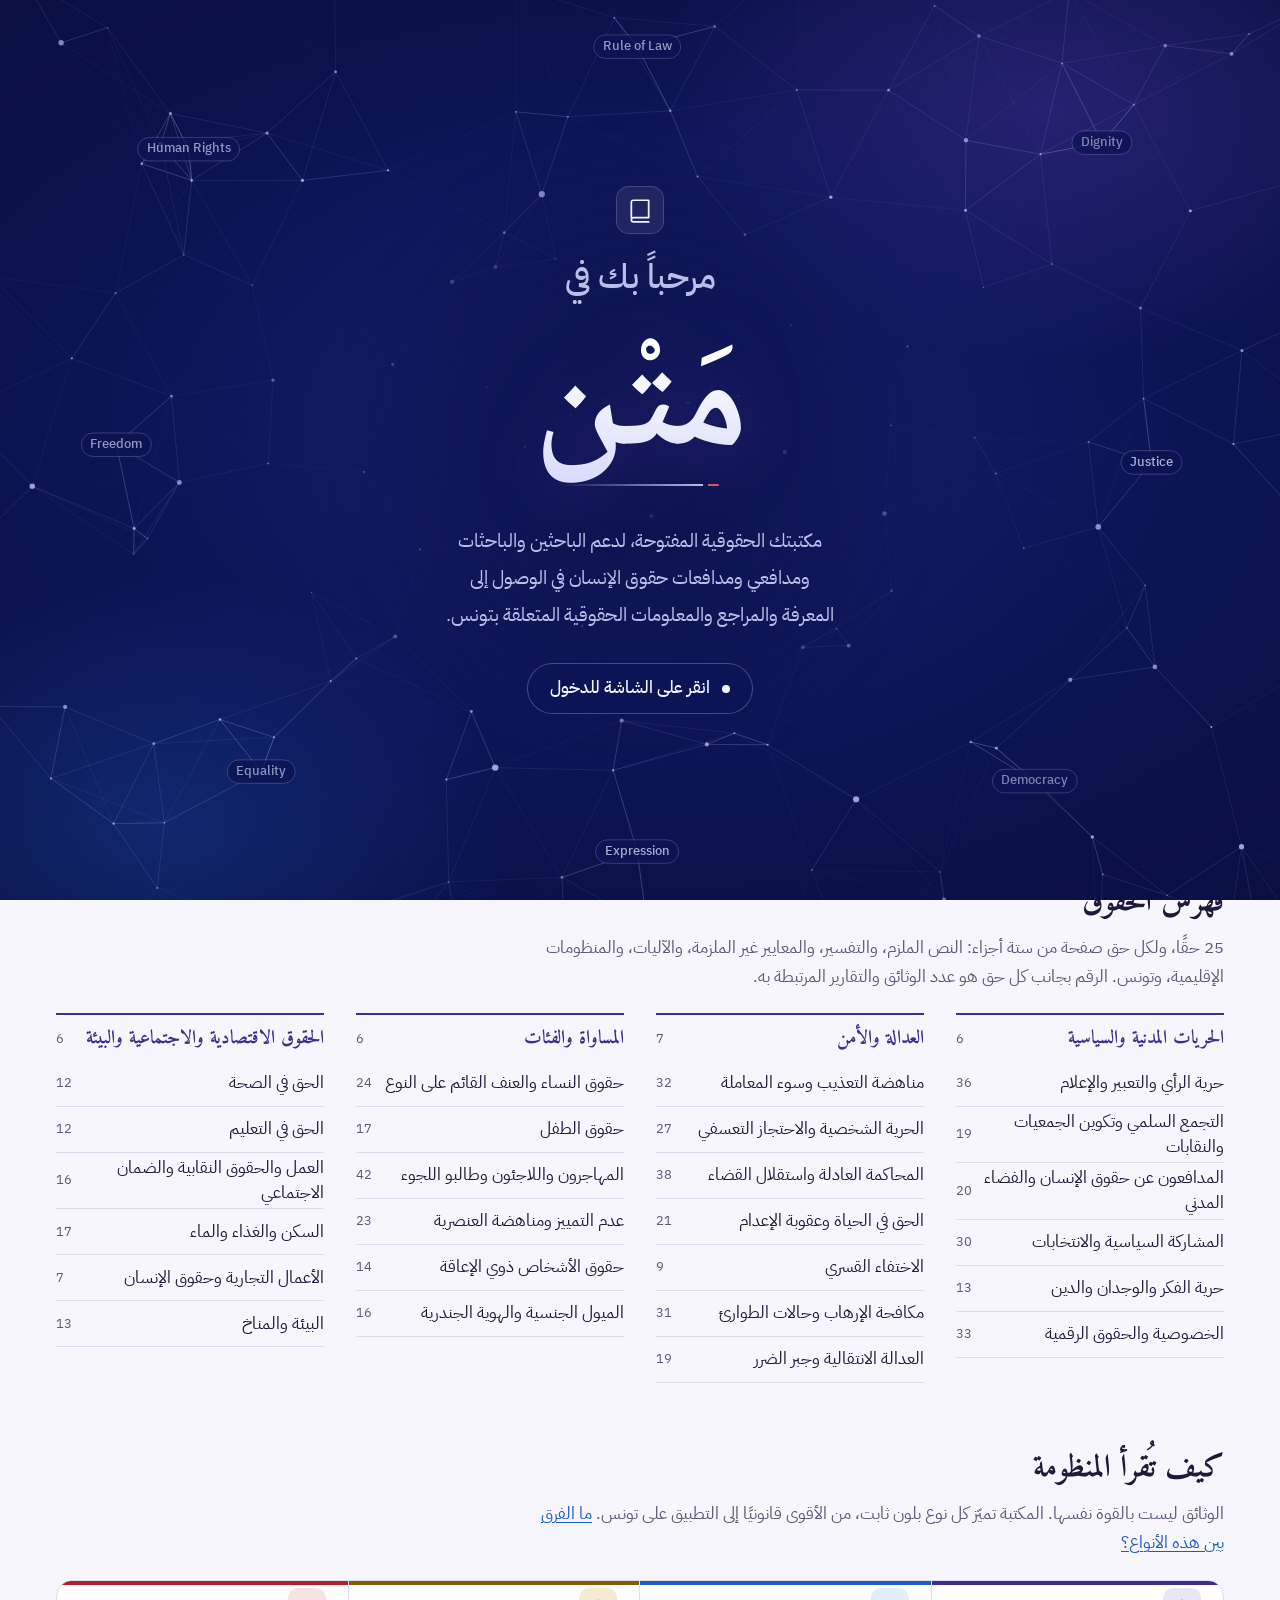
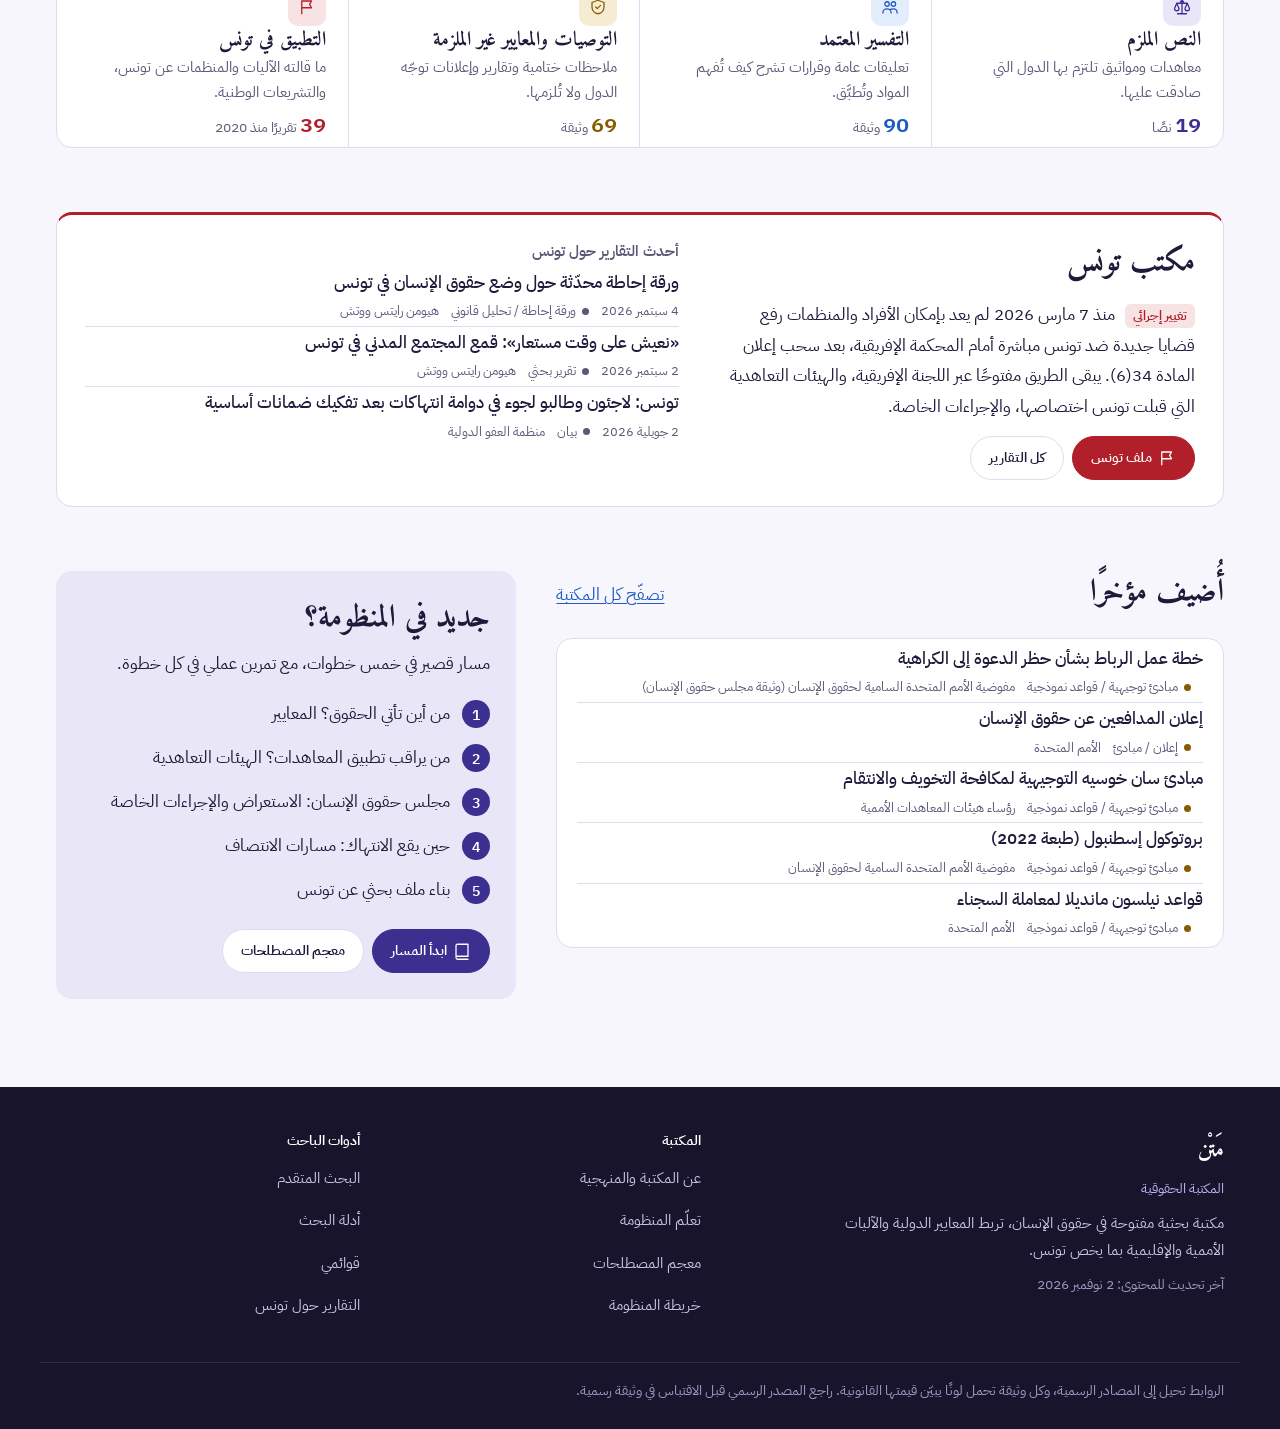
<file: index.html>
<!doctype html>
<html lang="ar" dir="rtl">
<head>
<meta charset="utf-8">
<meta name="viewport" content="width=device-width, initial-scale=1, viewport-fit=cover">
<title>مَتْن · المكتبة الحقوقية</title>
<meta name="description" content="مكتبة مفتوحة بالعربية في حقوق الإنسان: المعاهدات وتفسيرها، والآليات الأممية والإقليمية، و25 حقًا مفهرسًا، وملف تونس وتقارير حقوقية متحقق منها منذ 2020.">
<link rel="canonical" href="https://jaghaylen-byte.github.io/youngbibliolab-/">
<meta name="robots" content="index, follow">
<meta name="theme-color" content="#101c6f">
<meta property="og:type" content="website">
<meta property="og:locale" content="ar_TN">
<meta property="og:site_name" content="مَتْن · المكتبة الحقوقية">
<meta property="og:title" content="مَتْن · من المعايير الدولية إلى واقع حقوق الإنسان في تونس">
<meta property="og:description" content="مكتبة مفتوحة بالعربية في حقوق الإنسان: المعاهدات وتفسيرها، والآليات الأممية والإقليمية، و25 حقًا مفهرسًا، وملف تونس وتقارير حقوقية متحقق منها منذ 2020.">
<meta property="og:url" content="https://jaghaylen-byte.github.io/youngbibliolab-/">
<meta property="og:image" content="https://jaghaylen-byte.github.io/youngbibliolab-/assets/img/og-card.jpg?v=202611051621">
<meta property="og:image:width" content="1200">
<meta property="og:image:height" content="630">
<meta property="og:image:alt" content="مَتْن، المكتبة الحقوقية: من المعايير الدولية إلى واقع حقوق الإنسان في تونس">
<meta name="twitter:card" content="summary_large_image">
<link rel="icon" href="assets/img/icon.svg" type="image/svg+xml">
<link rel="icon" href="assets/img/icon-192.png" type="image/png" sizes="192x192">
<link rel="apple-touch-icon" href="assets/img/icon-180.png">
<link rel="manifest" href="manifest.webmanifest">
<script type="application/ld+json">{"@context": "https://schema.org", "@type": "WebSite", "name": "مَتْن · المكتبة الحقوقية", "alternateName": ["Matn", "Matn · Human Rights Library"], "slogan": "من المعايير الدولية إلى واقع حقوق الإنسان في تونس", "url": "https://jaghaylen-byte.github.io/youngbibliolab-/", "inLanguage": "ar", "description": "مكتبة مفتوحة بالعربية في حقوق الإنسان: المعاهدات وتفسيرها، والآليات الأممية والإقليمية، و25 حقًا مفهرسًا، وملف تونس وتقارير حقوقية متحقق منها منذ 2020.", "about": [{"@type": "Thing", "name": "حقوق الإنسان"}, {"@type": "Place", "name": "تونس"}], "audience": {"@type": "Audience", "audienceType": "باحثون وباحثات وناشطون في حقوق الإنسان"}}</script>
<link rel="preconnect" href="https://fonts.googleapis.com">
<link rel="preconnect" href="https://fonts.gstatic.com" crossorigin>
<link rel="stylesheet" href="https://fonts.googleapis.com/css2?family=Amiri:wght@400;700&family=IBM+Plex+Mono:wght@400;500&family=IBM+Plex+Sans+Arabic:wght@400;500;600&family=Noto+Naskh+Arabic:wght@700&display=swap">
<script>document.documentElement.classList.add("intro-on")</script>
<link rel="stylesheet" href="assets/css/style.css?v=202611051621">
<link rel="stylesheet" href="assets/css/intro.css?v=202611051621">
</head>
<body>
<div id="intro" class="intro" role="button" tabindex="0" aria-label="مرحباً بك في مَتْن. انقر على الشاشة للدخول إلى المكتبة">
  <canvas aria-hidden="true"></canvas>
  <div class="intro-text">
    <span class="intro-mark" aria-hidden="true"><svg viewBox="0 0 24 24"><path d="M4 19V5a2 2 0 0 1 2-2h14v16H6a2 2 0 0 0-2 2 2 2 0 0 0 2 2h14"/></svg></span>
    <p class="intro-title"><span class="intro-hello">مرحباً بك في</span><span class="intro-brand">مَتْن</span></p>
    <p class="intro-sub">مكتبتك الحقوقية المفتوحة، لدعم الباحثين والباحثات ومدافعي ومدافعات حقوق الإنسان في الوصول إلى المعرفة والمراجع والمعلومات الحقوقية المتعلقة بتونس.</p>
    <p class="intro-hint"><span class="dot" aria-hidden="true"></span>انقر على الشاشة للدخول</p>
  </div>
</div>
<a class="skip" href="#main">تخطَّ إلى المحتوى</a>
<svg width="0" height="0" style="position:absolute" aria-hidden="true">
  <symbol id="i-scale" viewBox="0 0 24 24"><path d="M12 3v18M6 21h12M5 7h14M5 7l-3 7a3 3 0 0 0 6 0zM19 7l-3 7a3 3 0 0 0 6 0zM12 3l-2 2M12 3l2 2"/></symbol>
  <symbol id="i-committee" viewBox="0 0 24 24"><circle cx="8" cy="8" r="3"/><circle cx="16.5" cy="8" r="3"/><path d="M2.5 20c0-3.2 2.5-5.5 5.5-5.5s5.5 2.3 5.5 5.5M12.5 15.2c1-.5 2.4-.7 4-.7 3 0 5 2.3 5 5.5"/></symbol>
  <symbol id="i-council" viewBox="0 0 24 24"><path d="M3 9.5 12 4l9 5.5M4 10h16M6 10v8M10 10v8M14 10v8M18 10v8M3 21h18M4 18h16"/></symbol>
  <symbol id="i-gavel" viewBox="0 0 24 24"><path d="m13 4 7 7M10.5 6.5l7 7M12 5 8 9l7 7 4-4zM9.5 12.5 3 19l2 2 6.5-6.5M13 21h8"/></symbol>
  <symbol id="i-globe" viewBox="0 0 24 24"><circle cx="12" cy="12" r="9"/><path d="M3 12h18M12 3c2.8 3 2.8 15 0 18M12 3c-2.8 3-2.8 15 0 18"/></symbol>
  <symbol id="i-rights" viewBox="0 0 24 24"><path d="M12 3 20 6v6c0 4.6-3.4 8.3-8 9-4.6-.7-8-4.4-8-9V6z"/><path d="m8.8 12 2.2 2.2 4.4-4.4"/></symbol>
  <symbol id="i-flag" viewBox="0 0 24 24"><path d="M5 21V4M5 4h13l-2.5 4.5L18 13H5"/></symbol>
  <symbol id="i-report" viewBox="0 0 24 24"><path d="M7 3h7l5 5v13H7zM14 3v5h5M10 12h6M10 15.5h6M10 19h4"/></symbol>
  <symbol id="i-search" viewBox="0 0 24 24"><circle cx="11" cy="11" r="7"/><path d="m20 20-3.6-3.6"/></symbol>
  <symbol id="i-star" viewBox="0 0 24 24"><path d="m12 3.5 2.6 5.3 5.9.9-4.3 4.1 1 5.8-5.2-2.7-5.2 2.7 1-5.8-4.3-4.1 5.9-.9z"/></symbol>
  <symbol id="i-list" viewBox="0 0 24 24"><path d="M9 6h11M9 12h11M9 18h6M4.5 6h.01M4.5 12h.01M4.5 18h.01M18 16v5M15.5 18.5h5"/></symbol>
  <symbol id="i-quote" viewBox="0 0 24 24"><path d="M5 18c2.5-1 4-3.2 4-6V7H4v5h4M15 18c2.5-1 4-3.2 4-6V7h-5v5h4"/></symbol>
  <symbol id="i-download" viewBox="0 0 24 24"><path d="M12 4v11M7 10.5l5 5 5-5M5 20h14"/></symbol>
  <symbol id="i-external" viewBox="0 0 24 24"><path d="M14 4h6v6M20 4l-9 9M18 14v6H4V6h6"/></symbol>
  <symbol id="i-copy" viewBox="0 0 24 24"><rect x="8" y="8" width="12" height="12" rx="2"/><path d="M16 8V5a1 1 0 0 0-1-1H5a1 1 0 0 0-1 1v10a1 1 0 0 0 1 1h3"/></symbol>
  <symbol id="i-plus" viewBox="0 0 24 24"><path d="M12 5v14M5 12h14"/></symbol>
  <symbol id="i-x" viewBox="0 0 24 24"><path d="M6 6l12 12M18 6 6 18"/></symbol>
  <symbol id="i-book" viewBox="0 0 24 24"><path d="M4 19V5a2 2 0 0 1 2-2h14v16H6a2 2 0 0 0-2 2 2 2 0 0 0 2 2h14"/></symbol>
  <symbol id="i-home" viewBox="0 0 24 24"><path d="M3 11 12 4l9 7M5 10v10h5v-6h4v6h5V10"/></symbol>
  <symbol id="i-menu" viewBox="0 0 24 24"><path d="M4 6h16M4 12h16M4 18h16"/></symbol>
  <symbol id="i-link" viewBox="0 0 24 24"><path d="M10 14a4 4 0 0 0 5.7 0l3-3a4 4 0 0 0-5.7-5.7l-1 1M14 10a4 4 0 0 0-5.7 0l-3 3a4 4 0 0 0 5.7 5.7l1-1"/></symbol>
  <symbol id="i-print" viewBox="0 0 24 24"><path d="M7 9V3h10v6M7 17H4v-7h16v7h-3M7 14h10v7H7z"/></symbol>
  <symbol id="i-moon" viewBox="0 0 24 24"><path d="M20 14.5A8 8 0 1 1 9.5 4a6.5 6.5 0 0 0 10.5 10.5z"/></symbol>
  <symbol id="i-sun" viewBox="0 0 24 24"><circle cx="12" cy="12" r="4"/><path d="M12 2v2M12 20v2M4.9 4.9l1.4 1.4M17.7 17.7l1.4 1.4M2 12h2M20 12h2M4.9 19.1l1.4-1.4M17.7 6.3l1.4-1.4"/></symbol>
  <symbol id="i-contrast" viewBox="0 0 24 24"><circle cx="12" cy="12" r="9"/><path d="M12 3v18" /><path d="M12 3a9 9 0 0 1 0 18z" fill="currentColor" stroke="none"/></symbol>
</svg>

<div dir="rtl" lang="ar">
<header class="mast">
  <div class="wrap">
    <div class="mast-row">
      <a class="brand" href="#home" aria-label="مَتْن · المكتبة الحقوقية: الرئيسية">
        <span class="brand-mark"><svg class="ic" aria-hidden="true"><use href="#i-book"></use></svg></span>
        <span class="brand-text"><b>مَتْن</b><small>المكتبة الحقوقية</small></span>
      </a>
      <form class="mast-search" id="mastSearch" role="search">
        <input id="mq" type="search" aria-controls="sug" aria-expanded="false" aria-autocomplete="list" placeholder="ابحث: حق، اتفاقية، رمز وثيقة، لجنة…" aria-label="بحث سريع في المكتبة" autocomplete="off">
        <svg class="ic" aria-hidden="true"><use href="#i-search"></use></svg>
        <div class="sug" id="sug" role="listbox" aria-label="اقتراحات البحث" hidden></div>
      </form>
      <button class="iconbtn theme" id="themeBtn" type="button" aria-label="تغيير المظهر"></button>
    </div>
    <nav class="nav" id="nav" aria-label="أقسام المكتبة"></nav>
  </div>
</header>

<main class="wrap" id="main" tabindex="-1"><p class="loading">جارٍ تحميل المكتبة…</p><noscript><section class="noscript"><h1>مَتْن · المكتبة الحقوقية</h1><p>من المعايير الدولية إلى واقع حقوق الإنسان في تونس.</p><p>مكتبة مفتوحة بالعربية في حقوق الإنسان: المعاهدات وتفسيرها، والآليات الأممية والإقليمية، و25 حقًا مفهرسًا، وملف تونس وتقارير حقوقية متحقق منها منذ 2020.</p><p>يحتاج هذا الموقع إلى تفعيل JavaScript لعرض البحث والفهارس. الحقوق المفهرسة في المكتبة:</p><ul><li>حرية الرأي والتعبير والإعلام</li><li>التجمع السلمي وتكوين الجمعيات والنقابات</li><li>المدافعون عن حقوق الإنسان والفضاء المدني</li><li>مناهضة التعذيب وسوء المعاملة</li><li>الحرية الشخصية والاحتجاز التعسفي</li><li>المحاكمة العادلة واستقلال القضاء</li><li>الحق في الحياة وعقوبة الإعدام</li><li>الاختفاء القسري</li><li>مكافحة الإرهاب وحالات الطوارئ</li><li>المشاركة السياسية والانتخابات</li><li>حقوق النساء والعنف القائم على النوع</li><li>حقوق الطفل</li><li>المهاجرون واللاجئون وطالبو اللجوء</li><li>عدم التمييز ومناهضة العنصرية</li><li>حرية الفكر والوجدان والدين</li><li>الخصوصية والحقوق الرقمية</li><li>الحق في الصحة</li><li>الحق في التعليم</li><li>العمل والحقوق النقابية والضمان الاجتماعي</li><li>السكن والغذاء والماء</li><li>حقوق الأشخاص ذوي الإعاقة</li><li>العدالة الانتقالية وجبر الضرر</li><li>الأعمال التجارية وحقوق الإنسان</li><li>البيئة والمناخ</li><li>الميول الجنسية والهوية الجندرية</li></ul></section></noscript></main>

<footer class="site-foot">
  <div class="wrap foot-grid">
    <div class="foot-brand">
      <b>مَتْن</b><span class="foot-sub">المكتبة الحقوقية</span>
      <p>مكتبة بحثية مفتوحة في حقوق الإنسان، تربط المعايير الدولية والآليات الأممية والإقليمية بما يخص تونس.</p>
      <p class="foot-upd">آخر تحديث للمحتوى: <span id="upd"></span></p>
    </div>
    <nav aria-labelledby="fh1"><h2 id="fh1">المكتبة</h2><a href="#about">عن المكتبة والمنهجية</a><a href="#learn">تعلّم المنظومة</a><a href="#glossary">معجم المصطلحات</a><a href="#map">خريطة المنظومة</a></nav>
    <nav aria-labelledby="fh2"><h2 id="fh2">أدوات الباحث</h2><a href="#search">البحث المتقدم</a><a href="#guides">أدلة البحث</a><a href="#lists">قوائمي</a><a href="#reports">التقارير حول تونس</a></nav>
    <div class="foot-org" id="footOrg" hidden></div>
  </div>
  <div class="wrap foot-note"><p>الروابط تحيل إلى المصادر الرسمية، وكل وثيقة تحمل لونًا يبيّن قيمتها القانونية. راجع المصدر الرسمي قبل الاقتباس في وثيقة رسمية.</p></div>
</footer>
</div>

<nav class="bottombar" id="bottombar" aria-label="التنقل السريع"></nav>
<div id="sheet" hidden></div>
<div id="toast" class="toast" role="status" aria-live="polite" hidden></div>
<script src="assets/js/intro.js?v=202611051621" defer></script>
<script src="assets/js/app.js?v=202611051621" defer></script>
</body>
</html>
</file>
<file: assets/css/style.css>
/* مكتبة صغار الباحثين — Young Researchers' Library
   Layout: a research registry. Sticky masthead with search and section rail; one working view at a time.
   Document symbols (CCPR/C/GC/34) are set in mono as the subject's own index key.
   Legal force is encoded in colour: binding (academic violet), interpretive (blue), non-binding (amber), research (grey-violet).
   Identity C «بنفسجي أكاديمي»: violet primary, blue for links/interaction, white surfaces. */
:root {
  --bg: #f7f6fc;
  --surface: #ffffff;
  --sunk: #eeecf8;
  --ink: #1e1a3a;
  --muted: #5d5878;
  --line: #e0dcf0;
  --accent: #3b2f8f;
  --accent-soft: #e9e6f7;
  --link: #1f5bc4;
  --tn: #b01f2a;
  --tn-soft: #f7e3e3;
  --warn: #8a5a00;
  --warn-soft: #f6ecd4;
  --bind: #3b2f8f;
  --bind-soft: #e9e6f7;
  --interp: #1f5bc4;
  --interp-soft: #e3edfc;
  --soft: #8a5a00;
  --soft-soft: #f6ecd4;
  --res: #5d5878;
  --res-soft: #eeecf8;
  --on-accent: #ffffff;
  --on-tn: #ffffff;
  --f-display: "Amiri", "Noto Naskh Arabic", "Traditional Arabic", "IBM Plex Sans Arabic", serif;
  --hdr: #101c6f;
  --hdr-line: #27328c;
  --on-hdr: #ffffff;
  --on-hdr-2: #c3c8f2;
  --f-body: "IBM Plex Sans Arabic", "Segoe UI", Tahoma, "Noto Sans Arabic", sans-serif;
  --f-mono: "IBM Plex Mono", ui-monospace, Menlo, Consolas, monospace;
  --r: 10px;
  --gutter-l: max(16px, env(safe-area-inset-left, 0px));
  --gutter-r: max(16px, env(safe-area-inset-right, 0px));
}
@media (prefers-color-scheme: dark) {
  :root:not([data-theme="light"]) {
    --bg: #0f0d1f; --surface: #17142c; --sunk: #201c3a; --ink: #e8e5f7; --muted: #a6a1c4; --line: #2e2950; --accent: #b3a8f5; --accent-soft: #2a2452; --link: #8fb6f5; --tn: #ec6a72; --tn-soft: #3a1d21; --warn: #e5b45a; --warn-soft: #3a2f17; --bind: #b3a8f5; --bind-soft: #2a2452; --interp: #8fb6f5; --interp-soft: #1a2a4a; --soft: #e5b45a; --soft-soft: #3a2f17; --res: #a6a1c4; --res-soft: #201c3a; --on-accent: #0f0d1f; --on-tn: #1d0a0d; color-scheme: dark;
  }
}
:root[data-theme="dark"] {
  --bg: #0f0d1f; --surface: #17142c; --sunk: #201c3a; --ink: #e8e5f7; --muted: #a6a1c4; --line: #2e2950; --accent: #b3a8f5; --accent-soft: #2a2452; --link: #8fb6f5; --tn: #ec6a72; --tn-soft: #3a1d21; --warn: #e5b45a; --warn-soft: #3a2f17; --bind: #b3a8f5; --bind-soft: #2a2452; --interp: #8fb6f5; --interp-soft: #1a2a4a; --soft: #e5b45a; --soft-soft: #3a2f17; --res: #a6a1c4; --res-soft: #201c3a; --on-accent: #0f0d1f; --on-tn: #1d0a0d; color-scheme: dark;
}
* { box-sizing: border-box; }
html { -webkit-text-size-adjust: 100%; }
body {
  margin: 0; background: var(--bg); color: var(--ink); font-family: var(--f-body); font-size: 16.5px; line-height: 1.75;
  direction: rtl; text-align: right;
}
body::before { content: ""; position: fixed; inset: 0 0 auto; height: env(safe-area-inset-top, 0px); z-index: 10; background: var(--hdr); }
[hidden] { display: none !important; }
img, svg { max-width: 100%; }
a { color: var(--link); text-decoration-thickness: 1px; text-underline-offset: 3px; }
a:hover { text-decoration-thickness: 2px; }
:focus-visible { outline: 2px solid var(--accent); outline-offset: 2px; border-radius: 4px; }
h1, h2, h3 { font-family: var(--f-display); font-weight: 700; text-wrap: balance; line-height: 1.45; margin: 0; }
p { margin: 0; }
.ic { width: 18px; height: 18px; flex: none; stroke: currentColor; fill: none; stroke-width: 1.7; stroke-linecap: round; stroke-linejoin: round; }
.ic.lg { width: 26px; height: 26px; }
.sym { font-family: var(--f-mono); font-size: 12.5px; direction: ltr; unicode-bidi: isolate; display: inline-block;
  background: var(--sunk); color: var(--ink); padding: 0 7px; border-radius: 5px; white-space: nowrap; line-height: 1.8; }
a.sym { text-decoration: none; border: 1px solid transparent; }
a.sym:hover { border-color: var(--accent); }
.ltr { direction: ltr; unicode-bidi: isolate; display: inline-block; }
.wrap { max-width: 1200px; margin: 0 auto; padding-left: var(--gutter-l); padding-right: var(--gutter-r); }
.muted { color: var(--muted); }
.num { font-variant-numeric: tabular-nums; }
.skip { position: absolute; right: 12px; top: -60px; background: var(--accent); color: var(--on-accent); padding: 8px 14px; border-radius: 8px; z-index: 20; }
.skip:focus { top: 12px; }

/* masthead */
.mast { border-top: 3px solid var(--accent); position: sticky; top: env(safe-area-inset-top, 0px); z-index: 5; background: var(--surface); border-bottom: 1px solid var(--line); }
.mast-row { display: flex; align-items: center; gap: 14px 22px; padding-block: 10px; flex-wrap: wrap; }
.brand { display: flex; align-items: center; gap: 12px; min-width: 0; flex: 1 1 280px; text-decoration: none; color: var(--ink); }
.brand-mark { width: 38px; height: 38px; border-radius: 9px; background: var(--accent); color: var(--on-accent); display: grid; place-items: center; flex: none; }
.brand-mark .ic { width: 22px; height: 22px; }
.brand-text { display: grid; line-height: 1.3; min-width: 0; }
.brand-text b { font-family: var(--f-display); font-weight: 600; font-size: 21px; }
.brand-text small { color: var(--muted); font-size: 12.5px; direction: ltr; text-align: right; }
.mast-search { flex: 1 1 320px; position: relative; display: flex; }
.mast-search input { width: 100%; font: inherit; font-size: 15px; padding: 8px 42px 8px 14px; border: 1px solid var(--line); border-radius: 999px; background: var(--bg); color: var(--ink); }
.mast-search input:focus { outline: none; border-color: var(--accent); background: var(--surface); }
.mast-search .ic { position: absolute; right: 14px; top: 50%; transform: translateY(-50%); color: var(--muted); pointer-events: none; }
.nav { display: flex; gap: 2px; overflow-x: auto; scrollbar-width: thin; }
.nav a { font-size: 14px; font-weight: 500; color: var(--muted); padding: 8px 12px 10px; white-space: nowrap; text-decoration: none; border-bottom: 2px solid transparent; display: inline-flex; gap: 6px; align-items: center; }
.nav a:hover { color: var(--ink); }
.nav a[aria-current="page"] { color: var(--ink); border-bottom-color: var(--accent); }
.nav a.tn[aria-current="page"] { border-bottom-color: var(--tn); }
.nav .dot { width: 7px; height: 7px; border-radius: 50%; background: var(--tn); }
.nav .count { font-family: var(--f-mono); font-size: 11.5px; background: var(--accent); color: var(--on-accent); border-radius: 999px; padding: 0 6px; line-height: 1.6; }

main { padding-block: 26px 64px; min-height: 60vh; }
main:focus { outline: none; }
.loading { color: var(--muted); padding: 40px 0; }
.error-box { background: var(--warn-soft); color: var(--ink); border-radius: var(--r); padding: 18px 20px; display: grid; gap: 8px; }
.error-box code { font-family: var(--f-mono); direction: ltr; unicode-bidi: isolate; }

/* page heads */
.crumbs { font-size: 13px; color: var(--muted); margin-bottom: 8px; display: flex; flex-wrap: wrap; gap: 6px; }
.crumbs a { color: var(--muted); }
.head { display: flex; flex-wrap: wrap; align-items: end; justify-content: space-between; gap: 12px 24px; margin-bottom: 22px; }
.head h1 { font-size: 27px; display: flex; gap: 10px; align-items: center; }
.head p { margin-top: 6px; color: var(--muted); max-width: 72ch; }
.eyebrow { font-size: 12.5px; font-weight: 600; letter-spacing: .02em; color: var(--muted); }
.tier { font-size: 12.5px; font-weight: 600; color: var(--muted); display: flex; align-items: center; gap: 10px; margin: 30px 0 12px; }
.tier::after { content: ""; flex: 1; height: 1px; background: var(--line); }
.tier .n { font-family: var(--f-mono); font-weight: 400; }

/* buttons & chips */
.btn { font: inherit; font-size: 14px; font-weight: 600; border-radius: 999px; padding: 7px 15px; cursor: pointer; border: 1px solid var(--line); background: var(--surface); color: var(--ink); text-decoration: none; white-space: nowrap; display: inline-flex; align-items: center; gap: 6px; }
.btn:hover { border-color: var(--accent); }
.btn.primary { background: var(--accent); color: var(--on-accent); border-color: var(--accent); }
.btn.tn { background: var(--tn); color: var(--on-tn); border-color: var(--tn); }
.btn.sm { font-size: 13px; padding: 4px 11px; font-weight: 500; }
.iconbtn { font: inherit; background: none; border: 1px solid transparent; border-radius: 8px; color: var(--muted); padding: 5px; cursor: pointer; display: inline-grid; place-items: center; }
.iconbtn:hover { color: var(--ink); border-color: var(--line); }
.iconbtn[aria-pressed="true"] { color: var(--warn); }
.iconbtn[aria-pressed="true"] .ic { fill: currentColor; }
.chips { display: flex; flex-wrap: wrap; gap: 8px; }
.chip { font: inherit; font-size: 13.5px; border: 1px solid var(--line); background: var(--surface); color: var(--ink); border-radius: 999px; padding: 4px 12px; cursor: pointer; text-decoration: none; display: inline-flex; gap: 6px; align-items: center; }
.chip:hover { border-color: var(--accent); }
.chip[aria-pressed="true"] { background: var(--accent); color: var(--on-accent); border-color: var(--accent); }
.chip.tn[aria-pressed="true"] { background: var(--tn); border-color: var(--tn); color: var(--on-tn); }
.chip .n { font-family: var(--f-mono); font-size: 11.5px; opacity: .75; }
.ctl { font: inherit; font-size: 14px; padding: 6px 10px; border: 1px solid var(--line); border-radius: 8px; background: var(--surface); color: var(--ink); min-width: 0; max-width: 100%; }
.ctl:focus { outline: none; border-color: var(--accent); }
label.fld { display: grid; gap: 3px; font-size: 12.5px; color: var(--muted); font-weight: 600; min-width: 0; }

/* badges */
.badges { display: flex; gap: 6px; flex-wrap: wrap; font-size: 12px; align-items: center; }
.badge { padding: 0 8px; border-radius: 999px; background: var(--sunk); color: var(--muted); white-space: nowrap; line-height: 1.8; }
.badge.tn { background: var(--tn-soft); color: var(--tn); }
.badge.ar { background: var(--accent-soft); color: var(--accent); }
.badge.f-bind { background: var(--bind-soft); color: var(--bind); }
.badge.f-interp { background: var(--interp-soft); color: var(--interp); }
.badge.f-soft { background: var(--soft-soft); color: var(--soft); }
.badge.f-res { background: var(--res-soft); color: var(--res); }
.status { display: inline-block; font-size: 12px; background: var(--warn-soft); color: var(--warn); border-radius: 999px; padding: 0 8px; }

/* home */
.bigsearch { display: flex; gap: 8px; max-width: 760px; position: relative; }
.bigsearch input { flex: 1; font: inherit; font-size: 17px; padding: 13px 48px 13px 16px; border: 1.5px solid var(--line); border-radius: 12px; background: var(--surface); color: var(--ink); min-width: 0; }
.bigsearch input:focus { outline: none; border-color: var(--accent); }
.bigsearch > .ic { position: absolute; right: 16px; top: 50%; transform: translateY(-50%); color: var(--muted); width: 20px; height: 20px; pointer-events: none; }
.hints { font-size: 13.5px; color: var(--muted); display: flex; gap: 6px 10px; flex-wrap: wrap; align-items: center; }
.hints a { font-family: inherit; }
.grid-sec { display: grid; gap: 14px; grid-template-columns: repeat(3, minmax(0, 1fr)); }
@media (max-width: 760px) { .grid-sec { grid-template-columns: minmax(0, 1fr); } }
.sec-card { background: var(--surface); border: 1px solid var(--line); border-radius: var(--r); padding: 16px 18px; text-decoration: none; color: var(--ink); display: grid; grid-template-columns: auto minmax(0, 1fr); gap: 6px 14px; align-items: start; }
.sec-card:hover { border-color: var(--accent); }
.sec-card .ico { grid-row: span 2; width: 42px; height: 42px; border-radius: 10px; background: var(--accent-soft); color: var(--accent); display: grid; place-items: center; }
.sec-card.tn .ico { background: var(--tn-soft); color: var(--tn); }
.sec-card h2 { font-size: 17px; display: flex; justify-content: space-between; gap: 8px; align-items: baseline; }
.sec-card h2 span { font-family: var(--f-mono); font-size: 12.5px; color: var(--muted); font-weight: 400; }
.sec-card p { color: var(--muted); font-size: 13.5px; }
.tn-band { display: grid; grid-template-columns: minmax(0, 1fr) auto; gap: 10px 24px; align-items: center; background: var(--tn-soft); border: 1px solid color-mix(in srgb, var(--tn) 30%, transparent); border-radius: var(--r); padding: 16px 20px; }
.tn-band strong { font-family: var(--f-display); font-size: 18px; font-weight: 600; color: var(--tn); }
.tn-band .btns { display: flex; gap: 8px; flex-wrap: wrap; }
.facts { display: flex; flex-wrap: wrap; gap: 8px 28px; color: var(--muted); font-size: 13.5px; margin-top: 26px; padding-top: 16px; border-top: 1px solid var(--line); }
.facts b { font-family: var(--f-mono); color: var(--ink); font-weight: 500; }

/* cards & rows */
.cards { display: grid; gap: 14px; grid-template-columns: repeat(auto-fill, minmax(330px, 1fr)); }
.card { background: var(--surface); border: 1px solid var(--line); border-radius: var(--r); padding: 15px 17px; display: flex; flex-direction: column; gap: 8px; min-width: 0; }
.card.is-tn { border-inline-start: 3px solid var(--tn); }
.card-top { display: flex; justify-content: space-between; gap: 10px; align-items: start; }
.card h3 { font-family: var(--f-body); font-size: 15.5px; font-weight: 600; line-height: 1.55; }
.card h3 a { color: var(--ink); text-decoration: none; }
.card h3 a:hover { color: var(--accent); text-decoration: underline; }
.en { display: block; font-size: 12.5px; color: var(--muted); direction: ltr; text-align: right; unicode-bidi: plaintext; font-weight: 400; margin-top: 2px; }
.kind { font-size: 12px; color: var(--muted); border: 1px solid var(--line); border-radius: 5px; padding: 0 7px; white-space: nowrap; }
.card p { font-size: 14px; }
.tip { font-size: 13.5px; background: var(--accent-soft); border-radius: 7px; padding: 7px 10px; }
.tip b { font-weight: 600; }
.host { font-family: var(--f-mono); font-size: 12px; color: var(--muted); direction: ltr; text-align: right; overflow-wrap: anywhere; }
.card-foot { display: flex; justify-content: space-between; align-items: center; gap: 8px; margin-top: auto; padding-top: 4px; }
.actions { display: flex; gap: 2px; align-items: center; }
details.more { font-size: 13.5px; }
details.more summary { cursor: pointer; color: var(--accent); font-weight: 500; }
details.more ul { margin: 6px 0 0; padding-inline-start: 18px; display: grid; gap: 3px; }
.rows { display: grid; background: var(--surface); border: 1px solid var(--line); border-radius: var(--r); }
.row { display: grid; grid-template-columns: minmax(0, 1fr) auto; gap: 4px 12px; padding: 10px 14px; border-bottom: 1px solid var(--line); align-items: start; }
.row:last-child { border-bottom: 0; }
.row-main { display: grid; gap: 3px; min-width: 0; }
.row-title { font-weight: 500; }
.row-title a { color: var(--ink); text-decoration: none; }
.row-title a:hover { color: var(--accent); text-decoration: underline; }
.row-meta { display: flex; flex-wrap: wrap; gap: 4px 10px; font-size: 12.5px; color: var(--muted); align-items: center; }
.empty { color: var(--muted); padding: 14px 0; }
.showall { margin-top: 10px; }

/* section page */
.group-filter { margin-bottom: 12px; }

/* rights */
.rights { display: grid; grid-template-columns: 260px minmax(0, 1fr); gap: 26px; align-items: start; }
.rlist { position: sticky; top: calc(env(safe-area-inset-top, 0px) + 130px); display: grid; gap: 1px; max-height: calc(100vh - 160px); overflow-y: auto; padding-inline-end: 4px; }
.rlist a { font-size: 14px; border-radius: 7px; padding: 6px 10px; color: var(--ink); text-decoration: none; }
.rlist a:hover { background: var(--sunk); }
.rlist a[aria-current="true"] { background: var(--accent); color: var(--on-accent); font-weight: 600; }
.rselect { display: none; width: 100%; margin-bottom: 16px; }
.panel { background: var(--surface); border: 1px solid var(--line); border-radius: var(--r); padding: 22px 26px; min-width: 0; }
.panel > header h1 { font-size: 26px; }
.panel > header p { margin-top: 4px; color: var(--muted); }
.part { margin-top: 22px; padding-top: 18px; border-top: 1px solid var(--line); }
.part > h2 { font-family: var(--f-body); font-size: 15.5px; font-weight: 600; margin-bottom: 10px; display: flex; gap: 10px; align-items: center; }
.part > h2 .pn { font-family: var(--f-mono); font-size: 12px; width: 24px; height: 24px; border-radius: 50%; background: var(--accent-soft); color: var(--accent); display: grid; place-items: center; flex: none; }
.part > h2 small { font-weight: 400; color: var(--muted); font-size: 12.5px; }
.legal { display: grid; gap: 0; }
.legal-row { display: flex; justify-content: space-between; gap: 14px; padding: 7px 0; border-bottom: 1px dashed var(--line); font-size: 14px; flex-wrap: wrap; }
.legal-row:last-child { border-bottom: 0; }
.legal-row .a { font-family: var(--f-body); font-variant-numeric: tabular-nums; font-size: 14px; color: var(--accent); }
.sub { font-size: 12.5px; font-weight: 600; color: var(--muted); margin: 14px 0 6px; }
.plain { margin: 0; padding-inline-start: 18px; display: grid; gap: 5px; font-size: 14px; }
.tnbox { background: var(--tn-soft); border-radius: 8px; padding: 12px 14px; font-size: 14.5px; }
.tipbox { background: var(--accent-soft); border-radius: 8px; padding: 12px 14px; font-size: 14.5px; }
.related { display: flex; flex-wrap: wrap; gap: 8px; }

/* reports */
.filters { display: grid; grid-template-columns: repeat(auto-fit, minmax(170px, 1fr)); gap: 10px 12px; background: var(--surface); border: 1px solid var(--line); border-radius: var(--r); padding: 14px 16px; margin-bottom: 18px; align-items: end; }
.filters .wide { grid-column: span 2; }
.year { scroll-margin-top: 140px; }
.year > h2 { font-family: var(--f-mono); font-size: 22px; font-weight: 500; display: flex; align-items: baseline; gap: 12px; margin: 30px 0 12px; }
.year > h2::after { content: ""; flex: 1; height: 1px; background: var(--line); }
.year > h2 small { font-family: var(--f-body); font-size: 13px; color: var(--muted); font-weight: 400; }
.yearnav { display: flex; gap: 6px; flex-wrap: wrap; margin-bottom: 6px; }
.rcard dl { margin: 0; display: grid; grid-template-columns: auto minmax(0, 1fr); gap: 3px 12px; font-size: 13px; }
.rcard dt { color: var(--muted); }
.rcard dd { margin: 0; min-width: 0; overflow-wrap: anywhere; }
.links { display: flex; flex-wrap: wrap; gap: 6px 14px; font-size: 13.5px; }
.links a { display: inline-flex; gap: 4px; align-items: center; }

/* document page */
.docgrid { display: grid; grid-template-columns: minmax(0, 1fr) 320px; gap: 24px; align-items: start; }
.meta { margin: 0; display: grid; grid-template-columns: auto minmax(0, 1fr); gap: 6px 16px; font-size: 14px; }
.meta dt { color: var(--muted); }
.meta dd { margin: 0; min-width: 0; overflow-wrap: anywhere; }
.force { border-radius: 8px; padding: 10px 12px; font-size: 14px; display: flex; gap: 10px; align-items: center; }
.force.f-bind { background: var(--bind-soft); color: var(--bind); }
.force.f-interp { background: var(--interp-soft); color: var(--interp); }
.force.f-soft { background: var(--soft-soft); color: var(--soft); }
.force.f-res { background: var(--res-soft); color: var(--ink); }
.cite { display: grid; gap: 10px; }
.cite-tabs { display: flex; gap: 6px; flex-wrap: wrap; }
.cite-out { background: var(--sunk); border-radius: 8px; padding: 12px 14px; font-size: 14px; overflow-wrap: anywhere; }
.cite-out.l { direction: ltr; text-align: left; font-family: Georgia, "Times New Roman", serif; }
.side { display: grid; gap: 14px; position: sticky; top: calc(env(safe-area-inset-top, 0px) + 130px); }
.box { background: var(--surface); border: 1px solid var(--line); border-radius: var(--r); padding: 16px 18px; min-width: 0; display: grid; gap: 10px; }
.box h2 { font-size: 16px; }

/* search */
.sgrid { display: grid; grid-template-columns: 280px minmax(0, 1fr); gap: 22px; align-items: start; }
.sfilters { display: grid; gap: 12px; background: var(--surface); border: 1px solid var(--line); border-radius: var(--r); padding: 16px; position: sticky; top: calc(env(safe-area-inset-top, 0px) + 130px); }
.sfilters .yr { display: grid; grid-template-columns: 1fr 1fr; gap: 8px; }
.rgroup { display: grid; gap: 8px; margin-bottom: 18px; }
.rgroup h2 { font-family: var(--f-body); font-size: 14px; font-weight: 600; color: var(--muted); }
.qbar { display: flex; gap: 8px; margin-bottom: 14px; position: relative; }
.qbar input { flex: 1; font: inherit; font-size: 16px; padding: 10px 44px 10px 14px; border: 1.5px solid var(--line); border-radius: 10px; background: var(--surface); color: var(--ink); min-width: 0; }
.qbar input:focus { outline: none; border-color: var(--accent); }
.qbar > .ic { position: absolute; right: 14px; top: 50%; transform: translateY(-50%); color: var(--muted); pointer-events: none; }
.resbar { display: flex; justify-content: space-between; align-items: center; gap: 10px; margin-bottom: 10px; flex-wrap: wrap; }
.filtertoggle { display: none; }
mark { background: var(--warn-soft); color: inherit; border-radius: 3px; padding: 0 1px; }

/* tunisia */
.tn-head h1 { color: var(--tn); }
.alert { border: 1px solid color-mix(in srgb, var(--tn) 40%, transparent); background: var(--tn-soft); border-radius: var(--r); padding: 14px 18px; margin-bottom: 22px; font-size: 14.5px; }
.alert b { color: var(--tn); }
.grid2 { display: grid; grid-template-columns: minmax(0, 1.2fr) minmax(0, 1fr); gap: 24px; align-items: start; }
.tl { list-style: none; margin: 0; padding: 0; position: relative; }
.tl::before { content: ""; position: absolute; top: 6px; bottom: 6px; right: 26px; width: 2px; background: var(--line); }
.tl li { display: grid; grid-template-columns: 54px minmax(0, 1fr); gap: 14px; padding: 6px 0; position: relative; font-size: 14px; }
.tl .yr { font-family: var(--f-mono); font-size: 13px; font-weight: 500; background: var(--surface); position: relative; z-index: 1; text-align: center; color: var(--tn); align-self: start; border: 1px solid color-mix(in srgb, var(--tn) 40%, transparent); border-radius: 5px; }

/* lists */
.lists { display: grid; gap: 18px; }
.listbox { background: var(--surface); border: 1px solid var(--line); border-radius: var(--r); padding: 16px 18px; display: grid; gap: 12px; }
.listbox header { display: flex; justify-content: space-between; align-items: center; gap: 10px; flex-wrap: wrap; }
.listbox h2 { font-size: 18px; display: flex; gap: 8px; align-items: center; }
.toolbar { display: flex; gap: 8px; flex-wrap: wrap; align-items: center; }
.newlist { display: flex; gap: 8px; flex-wrap: wrap; }
.newlist input { flex: 1 1 220px; }

/* guides */
.tool { background: var(--surface); border: 1px solid var(--line); border-radius: var(--r); padding: 18px 20px; margin-bottom: 22px; display: grid; gap: 10px; }
.tool-row { display: flex; gap: 10px; flex-wrap: wrap; align-items: center; }
.tool input { flex: 1 1 260px; font-family: var(--f-mono); font-size: 14px; direction: ltr; text-align: left; padding: 9px 12px; border: 1px solid var(--line); border-radius: 8px; background: var(--bg); color: var(--ink); min-width: 0; }
.tool output { font-family: var(--f-mono); font-size: 13px; direction: ltr; text-align: left; overflow-wrap: anywhere; display: block; }
.guides { display: grid; gap: 14px; grid-template-columns: repeat(auto-fill, minmax(340px, 1fr)); }
.guide { background: var(--surface); border: 1px solid var(--line); border-radius: var(--r); padding: 18px 20px; display: flex; flex-direction: column; gap: 10px; min-width: 0; }
.guide h2 { font-family: var(--f-body); font-size: 16px; font-weight: 600; }
.guide ol { margin: 0; padding: 0; list-style: none; counter-reset: s; display: grid; gap: 8px; font-size: 14px; }
.guide ol li { counter-increment: s; display: grid; grid-template-columns: 24px minmax(0, 1fr); gap: 8px; }
.guide ol li::before { content: counter(s); font-family: var(--f-mono); font-size: 12px; width: 22px; height: 22px; border-radius: 50%; background: var(--accent-soft); color: var(--accent); display: grid; place-items: center; margin-top: 2px; }
.guide .gl-links { display: flex; flex-wrap: wrap; gap: 6px 14px; font-size: 13.5px; margin-top: auto; padding-top: 6px; border-top: 1px dashed var(--line); }

/* sheet & toast */
.sheet-back { position: fixed; inset: 0; background: rgb(0 0 0 / .35); z-index: 30; display: grid; place-items: center; padding: 16px; }
.sheet { background: var(--surface); color: var(--ink); border-radius: 14px; padding: 18px 20px; width: min(440px, 100%); max-height: 80vh; overflow: auto; display: grid; gap: 12px; box-shadow: 0 10px 40px rgb(0 0 0 / .2); }
.sheet h2 { font-size: 17px; }
.sheet .opts { display: grid; gap: 6px; }
.sheet label.opt { display: flex; gap: 10px; align-items: center; padding: 6px 8px; border-radius: 8px; cursor: pointer; }
.sheet label.opt:hover { background: var(--sunk); }
.toast { position: fixed; bottom: calc(18px + env(safe-area-inset-bottom, 0px)); left: 50%; transform: translateX(-50%); background: var(--ink); color: var(--bg); padding: 9px 16px; border-radius: 999px; font-size: 14px; z-index: 40; box-shadow: 0 6px 20px rgb(0 0 0 / .2); max-width: calc(100% - 32px); }


@media (max-width: 960px) {
  .docgrid { grid-template-columns: minmax(0, 1fr); }
  .side { position: static; }
  .sgrid { grid-template-columns: minmax(0, 1fr); }
  .sfilters { position: static; }
  .sfilters.collapsed { display: none; }
  .filtertoggle { display: inline-flex; }
}
@media (max-width: 860px) {
  .rights { grid-template-columns: minmax(0, 1fr); }
  .rlist { display: none; }
  .rselect { display: block; }
  .grid2 { grid-template-columns: minmax(0, 1fr); }
  .panel { padding: 18px; }
  .tn-band { grid-template-columns: minmax(0, 1fr); }
  .filters .wide { grid-column: auto; }
}
@media (max-width: 520px) {
  .cards, .guides, .grid-sec { grid-template-columns: minmax(0, 1fr); }
  .brand-text b { font-size: 18px; }
  .brand-text small { display: none; }
  .head h1 { font-size: 22px; }
  .row { grid-template-columns: minmax(0, 1fr); }
  .row .actions { justify-content: flex-start; }
  .bigsearch input { font-size: 16px; }
}
@media (prefers-reduced-motion: no-preference) {
  .view { animation: in .18s ease-out; }
  @keyframes in { from { opacity: .4; transform: translateY(4px); } to { opacity: 1; transform: none; } }
}
@media print {
  .mast, footer, .actions, .side .cite-tabs, .filters, .sfilters { display: none !important; }
}

/* restored: general comments index table */
.tablewrap { position: relative; overflow-x: auto; background: var(--surface); border: 1px solid var(--line); border-radius: var(--r); }
table.gdocs { width: 100%; border-collapse: collapse; font-size: 14px; min-width: 760px; }
table.gdocs th { text-align: right; font-size: 12.5px; font-weight: 600; color: var(--muted); padding: 10px 12px; border-bottom: 1px solid var(--line); background: var(--sunk); }
table.gdocs td { padding: 9px 12px; border-bottom: 1px solid var(--line); vertical-align: top; }
table.gdocs tr:last-child td { border-bottom: 0; }
.sr { position: absolute; width: 1px; height: 1px; overflow: hidden; clip: rect(0 0 0 0); }
.node ul.plain { padding-inline-start: 16px; }
@media (max-width: 760px) { .grid-sec[style] { grid-template-columns: minmax(0, 1fr) !important; } }

/* ===== v2: navigation menus, bottom bar, theme, suggestions ===== */
.ic.xs { width: 13px; height: 13px; }
.badge { display: inline-flex; gap: 4px; align-items: center; }
.badge.new { background: var(--accent); color: var(--on-accent); font-weight: 600; }
.mast-row .theme { flex: none; }
.nav { overflow: visible; gap: 4px; flex-wrap: wrap; }
.nav-top { font: inherit; font-size: 14.5px; font-weight: 500; color: var(--muted); background: none; border: 0; border-bottom: 2px solid transparent; padding: 8px 12px 10px; cursor: pointer; display: inline-flex; gap: 6px; align-items: center; text-decoration: none; white-space: nowrap; }
.nav-top:hover { color: var(--ink); }
.nav-top[aria-current="page"], .nav-top.cur, .nav-top[aria-expanded="true"] { color: var(--ink); border-bottom-color: var(--accent); }
.dd.tn .nav-top.cur { border-bottom-color: var(--tn); }
.caret { font-size: 11px; opacity: .7; }
.dd { position: relative; }
.dd-panel { position: absolute; top: 100%; right: 0; z-index: 8; background: var(--surface); border: 1px solid var(--line); border-radius: 12px; box-shadow: 0 12px 32px rgb(0 0 0 / .14); padding: 8px; width: 340px; display: grid; gap: 2px; }
.dd-panel a, .msec a { display: grid; gap: 1px; padding: 8px 12px; border-radius: 8px; text-decoration: none; color: var(--ink); }
.dd-panel a:hover, .msec a:hover, .dd-panel a:focus-visible { background: var(--sunk); }
.dd-panel a[aria-current="page"], .msec a[aria-current="page"] { background: var(--accent-soft); }
.dd-panel b, .msec b { font-weight: 600; font-size: 14.5px; }
.dd-panel small, .msec small { color: var(--muted); font-size: 12.5px; }
.nav .count:empty, .count[hidden] { display: none; }
.sug { position: absolute; top: calc(100% + 6px); right: 0; left: 0; z-index: 9; background: var(--surface); border: 1px solid var(--line); border-radius: 12px; box-shadow: 0 12px 32px rgb(0 0 0 / .14); padding: 6px; display: grid; gap: 1px; max-height: 70vh; overflow: auto; }
.sug a { display: flex; justify-content: space-between; gap: 12px; padding: 8px 10px; border-radius: 8px; color: var(--ink); text-decoration: none; font-size: 14px; }
.sug a:hover, .sug a:focus { background: var(--sunk); outline: none; }
.sug a small { color: var(--muted); white-space: nowrap; font-size: 12px; }
.sug a[data-all] { border-top: 1px solid var(--line); margin-top: 4px; color: var(--accent); font-weight: 600; }
.sug p { padding: 8px 10px; font-size: 13.5px; }
.bottombar { display: none; }
.menu-sheet { width: min(520px, 100%); }
.msec { display: grid; gap: 2px; padding-top: 10px; border-top: 1px solid var(--line); }
.menu-sheet > .nav-top { justify-content: flex-start; border: 0; padding: 10px 12px; color: var(--ink); }
@media (max-width: 760px) {
  .nav { display: none; }
  .bottombar { display: grid; grid-template-columns: repeat(5, 1fr); position: fixed; inset: auto 0 0 0; z-index: 12; background: var(--surface); border-top: 1px solid var(--line);
    padding: 4px max(8px, env(safe-area-inset-right, 0px)) calc(4px + env(safe-area-inset-bottom, 0px)) max(8px, env(safe-area-inset-left, 0px)); }
  .bottombar a, .bottombar button { font: inherit; background: none; border: 0; color: var(--muted); display: grid; justify-items: center; gap: 2px; padding: 6px 2px; font-size: 11.5px; text-decoration: none; border-radius: 10px; min-height: 48px; cursor: pointer; }
  .bottombar .ic { width: 22px; height: 22px; }
  .bottombar [aria-current="page"] { color: var(--accent); background: var(--accent-soft); }
  body { padding-bottom: calc(64px + env(safe-area-inset-bottom, 0px)); }
  .toast { bottom: calc(80px + env(safe-area-inset-bottom, 0px)); }
  .iconbtn { padding: 8px; }
  .mast-row { gap: 10px; }
  .brand { flex: 1 1 auto; }
  .mast-search { order: 3; flex-basis: 100%; }
}
/* legend, filter chips */
.legend { display: flex; flex-wrap: wrap; gap: 6px 8px; align-items: center; font-size: 12.5px; margin: -6px 0 18px; }
.active-f { margin-bottom: 12px; }
.chip.on { background: var(--accent-soft); border-color: var(--accent); color: var(--ink); }
.tier-link { font-weight: 500; font-size: 12.5px; }

/* learn & glossary & about */
.steps { list-style: none; margin: 0; padding: 0; display: grid; gap: 14px; }
.step { display: grid; grid-template-columns: 44px minmax(0, 1fr); gap: 14px; background: var(--surface); border: 1px solid var(--line); border-radius: 14px; padding: 18px 20px; }
.stepn { width: 36px; height: 36px; border-radius: 50%; background: var(--accent); color: var(--on-accent); display: grid; place-items: center; font-family: var(--f-mono); font-size: 16px; }
.step h2 { font-size: 18px; margin-bottom: 6px; }
.step p { margin-bottom: 10px; max-width: 72ch; }
.gloss { margin: 0; display: grid; gap: 10px; }
.term { background: var(--surface); border: 1px solid var(--line); border-radius: 10px; padding: 12px 16px; scroll-margin-top: 140px; }
.term:target { border-color: var(--accent); box-shadow: 0 0 0 3px var(--accent-soft); }
.term dt { font-weight: 600; font-size: 15.5px; }
.term dd { margin: 4px 0 0; font-size: 14px; max-width: 80ch; }
.prose { max-width: 75ch; display: grid; gap: 12px; }
.prose h2 { font-size: 19px; margin-top: 10px; }
.prose ul { margin: 0; padding-inline-start: 20px; display: grid; gap: 6px; }
.prose .legend { margin: 0; }
/* reports chart */
.chart { display: grid; grid-template-columns: minmax(0, 1fr) minmax(0, 1fr); gap: 16px; margin-bottom: 18px; }
.chart figure { margin: 0; background: var(--surface); border: 1px solid var(--line); border-radius: var(--r); padding: 14px 16px; min-width: 0; }
.chart figcaption { font-size: 12.5px; font-weight: 600; color: var(--muted); margin-bottom: 10px; }
.cols { display: flex; gap: 8px; align-items: flex-end; height: 130px; direction: ltr; }
.col { flex: 1; font: inherit; background: none; border: 0; cursor: pointer; display: grid; grid-template-rows: 1fr auto auto; height: 100%; padding: 0; color: var(--muted); font-size: 12px; min-width: 0; }
.col .bar { align-self: end; background: var(--tn); opacity: .8; border-radius: 4px 4px 0 0; width: 100%; min-height: 3px; }
.col:hover .bar { opacity: 1; }
.col b { color: var(--ink); font-weight: 500; font-family: var(--f-mono); }
.hbars { list-style: none; margin: 0; padding: 0; display: grid; gap: 6px; }
.hbars button { font: inherit; width: 100%; background: none; border: 0; cursor: pointer; display: grid; grid-template-columns: minmax(0, 14em) minmax(0, 1fr) 2em; gap: 8px; align-items: center; color: var(--ink); font-size: 13px; padding: 2px 0; text-align: right; }
.hbars .lbl { white-space: nowrap; overflow: hidden; text-overflow: ellipsis; }
.hbars .track { background: var(--sunk); border-radius: 4px; height: 10px; overflow: hidden; }
.hbars .track span { display: block; height: 100%; background: var(--accent); border-radius: 4px; }
.hbars b { font-family: var(--f-mono); font-weight: 500; text-align: left; }
@media (max-width: 760px) { .chart { grid-template-columns: minmax(0, 1fr); } }
/* lighter cards */
.card > p { display: -webkit-box; -webkit-line-clamp: 4; -webkit-box-orient: vertical; overflow: hidden; }
@media print {
  .bottombar, .theme, .legend, .toolbar, .rlist, .rselect, .crumbs { display: none !important; }
  body { padding: 0 !important; background: #fff; color: #000; }
  .panel, .box { border: 0; padding: 0; }
  .rights, .docgrid { grid-template-columns: 1fr !important; }
}
.bigsearch .btn { flex: none; }

/* ===================================================================== v3 identity: indigo masthead
   The masthead carries the welcome screen's night indigo onto every page. */
.mast { background: var(--hdr); border-top: 0; border-bottom: 1px solid var(--hdr-line); color: var(--on-hdr); transition: box-shadow .2s; }
.mast.compact { box-shadow: 0 6px 24px rgb(8 12 60 / .28); }
.mast-row { transition: padding .2s; }
.mast.compact .mast-row { padding-block: 6px; }
.mast.compact .brand-text small { display: none; }
.brand { color: var(--on-hdr); }
.brand-mark { background: #3b2f8f; color: #fff; box-shadow: inset 0 0 0 1px rgb(185 179 240 / .35); }
.brand-text small { color: var(--on-hdr-2); }
.mast-search input { background: rgb(255 255 255 / .09); border-color: rgb(255 255 255 / .18); color: #fff; }
.mast-search input::placeholder { color: var(--on-hdr-2); }
.mast-search input:focus { background: #fff; color: #1e1a3a; border-color: #fff; }
.mast-search input:focus + .ic { color: #5d5878; }
.mast-search .ic { color: var(--on-hdr-2); }
.mast .iconbtn { color: var(--on-hdr-2); }
.mast .iconbtn:hover { color: #fff; border-color: rgb(255 255 255 / .25); }
.mast :focus-visible { outline-color: #fff; }
.nav a, .nav-top { color: var(--on-hdr-2); }
.nav a:hover, .nav-top:hover { color: #fff; }
.nav a[aria-current="page"], .nav-top[aria-current="page"], .nav-top.cur, .nav-top[aria-expanded="true"] { color: #fff; border-bottom-color: #b9b3f0; }
.dd.tn .nav-top.cur, .nav a.tn[aria-current="page"] { border-bottom-color: #ff8a93; }
.nav .dot { background: #ff8a93; }
.nav .count { background: #b9b3f0; color: #101c6f; }

/* ===================================================================== v3 homepage */
.home { margin-top: -26px; }
.home h2 { font-size: clamp(25px, 2.6vw, 31px); }

/* hero: full-bleed indigo band continuing the welcome screen */
.h-hero { position: relative; background: var(--hdr); color: #fff; box-shadow: 0 0 0 100vmax var(--hdr); clip-path: inset(0 -100vmax);
  display: grid; grid-template-columns: minmax(0, 0.95fr) minmax(0, 1.05fr); gap: 24px 48px; align-items: center; padding-block: 52px 44px; }
.h-copy { display: grid; grid-template-columns: minmax(0, 1fr); gap: 18px; align-content: center; min-width: 0; }
.h-copy h1 { font-size: clamp(34px, 4.1vw, 54px); line-height: 1.32; color: #fff; max-width: 15ch; }
.h-lede { color: #cfd3f6; font-size: 18.5px; line-height: 1.8; max-width: 44ch; }
.h-hero .bigsearch { background: #fff; border-radius: 14px; padding: 6px; gap: 6px; max-width: 620px; box-shadow: 0 10px 30px rgb(5 9 50 / .35); }
.h-hero .bigsearch input { border: 0; background: transparent; padding: 10px 44px 10px 10px; font-size: 16.5px; color: #1e1a3a; }
.h-hero .bigsearch input:focus { outline: none; }
.h-hero .bigsearch:focus-within { box-shadow: 0 0 0 3px #b9b3f0, 0 10px 30px rgb(5 9 50 / .35); }
.h-hero .bigsearch > .ic { color: #5d5878; right: 18px; }
.h-hero .bigsearch .btn.primary { background: #3b2f8f; border-color: #3b2f8f; color: #fff; padding: 9px 22px; border-radius: 10px; font-size: 15px; }
.h-hero .bigsearch .btn.primary:hover { background: #2c2275; }
.h-hero .hints { color: #aeb4e6; font-size: 14px; gap: 4px 6px; }
.h-hero .hints a { color: #e6e8ff; text-decoration-color: rgb(230 232 255 / .4); padding: 4px 6px; border-radius: 6px; }
.h-hero .hints a:hover { background: rgb(255 255 255 / .08); text-decoration-color: currentColor; }
.h-ctas { display: flex; flex-wrap: wrap; gap: 10px; }
.btn.h-ghost { background: transparent; color: #fff; border-color: rgb(255 255 255 / .32); min-height: 44px; padding: 9px 18px; display: inline-flex; gap: 8px; align-items: center; }
.btn.h-ghost:hover { background: rgb(255 255 255 / .08); border-color: #fff; }
.h-hero :focus-visible { outline-color: #fff; }

/* hero network */
.h-net { margin: 0; display: grid; grid-template-columns: minmax(0, 1fr); gap: 14px; min-width: 0; }
.hn { position: relative; height: 480px; transition: opacity .22s ease; }
.hn.out { opacity: 0; }
.hn-lines { position: absolute; inset: 0; width: 100%; height: 100%; overflow: visible; }
.hn-lines line { vector-effect: non-scaling-stroke; stroke-width: 1; }
.hn-lines .l-main { stroke: rgb(200 206 250 / .6); stroke-width: 1.3; }
.hn-lines .l-tn { stroke: rgb(255 154 162 / .55); }
.hn-lines .l-rel { stroke: rgb(185 179 240 / .4); stroke-dasharray: 3 4; }
.hn-lines .l-amb { stroke: rgb(170 182 232 / .2); }
.hn-amb, .hn-center, .hn-sat, .hn-rel { position: absolute; left: var(--x); top: var(--y); }
.hn-amb { width: 4px; height: 4px; margin: -2px 0 0 -2px; border-radius: 50%; background: rgb(176 188 236 / .55); }
.hn-dot { display: block; border-radius: 50%; flex: none; }
.hn-center { transform: translate(-50%, -10px); display: grid; justify-items: center; gap: 6px; text-align: center; color: #fff; text-decoration: none; width: 230px; z-index: 2; }
.hn-center .hn-dot { width: 20px; height: 20px; background: #fff; box-shadow: 0 0 0 8px rgb(255 255 255 / .08), 0 0 0 16px rgb(255 255 255 / .04); }
.hn-title { font-family: var(--f-display); font-weight: 700; font-size: 25px; line-height: 1.35; margin-top: 8px; text-wrap: balance;
  background: rgb(16 28 111 / .78); border-radius: 10px; padding: 0 8px; }
.hn-open { font-size: 13px; color: #b9b3f0; text-decoration: underline; text-underline-offset: 3px; }
.hn-center:hover .hn-open { color: #fff; }
.hn-sats { list-style: none; margin: 0; padding: 0; }
.hn-sat { width: 180px; transform: translate(-50%, -6px); display: flex; flex-direction: column; align-items: center; gap: 6px; }
.hn-sat:nth-child(n+3) { flex-direction: column-reverse; transform: translate(-50%, calc(-100% + 6px)); }
.hn-sat .hn-dot { width: 12px; height: 12px; }
.hn-sat a { display: grid; gap: 1px; text-align: center; text-decoration: none; padding: 8px 12px; border-radius: 12px; width: 100%;
  background: rgb(16 28 111 / .82); border: 1px solid rgb(185 179 240 / .24); transition: border-color .15s, background-color .15s; }
.hn-sat a:hover { border-color: rgb(225 228 255 / .7); background: #17237f; }
.hn-kind { font-size: 12px; font-weight: 600; }
.hn-val { font-size: 14.5px; font-weight: 500; color: #fff; line-height: 1.5; }
.hn-sub { font-size: 12px; color: #aeb4e6; }
.k-bind .hn-dot { background: #c9c2ff; } .k-bind .hn-kind { color: #c9c2ff; }
.k-interp .hn-dot { background: #9cc2ff; } .k-interp .hn-kind { color: #9cc2ff; }
.k-mech .hn-dot { background: #e2e4ff; } .k-mech .hn-kind { color: #d9dcff; }
.k-tn .hn-dot { background: #ff9aa2; } .k-tn .hn-kind { color: #ffb3b9; }
.hn-rel { transform: translate(-50%, -4px); display: flex; flex-direction: column; align-items: center; gap: 6px; max-width: 100px; background: none; border: 0;
  font: inherit; font-size: 12.5px; line-height: 1.45; color: #c3c8f2; cursor: pointer; padding: 0 4px 4px; border-radius: 8px; text-align: center; }
.hn-rel .hn-dot { width: 8px; height: 8px; background: #b9b3f0; transition: transform .15s; }
.hn-rel:hover { color: #fff; } .hn-rel:hover .hn-dot { transform: scale(1.5); }
.hn-pick { display: flex; flex-wrap: wrap; gap: 8px 10px; align-items: center; font-size: 13.5px; color: #aeb4e6; min-width: 0; }
.hp-row { display: flex; flex-wrap: wrap; gap: 6px; min-width: 0; }
.hp { font: inherit; font-size: 13.5px; color: #dfe2fb; background: transparent; border: 1px solid rgb(255 255 255 / .24); border-radius: 999px; padding: 5px 13px; min-height: 36px; cursor: pointer; }
.hp:hover { border-color: #fff; color: #fff; }
.hp[aria-pressed="true"] { background: #fff; color: #101c6f; border-color: #fff; font-weight: 600; }
@media (prefers-reduced-motion: no-preference) {
  .hn.draw .hn-lines line { animation: hn-in .9s ease-out both; }
  .hn.draw .hn-lines .l-amb { animation-delay: .35s; }
  .hn.draw .hn-amb { animation: hn-in .8s ease-out .45s both; }
  .hn.draw .hn-center { animation: hn-pop .6s cubic-bezier(.2,.8,.2,1) both; }
  .hn.draw .hn-sat, .hn.draw .hn-rel { animation: hn-in .55s ease-out both; animation-delay: calc(.35s + var(--i, 4) * .1s); }
  @keyframes hn-in { from { opacity: 0; } to { opacity: 1; } }
  @keyframes hn-pop { from { opacity: 0; scale: .92; } to { opacity: 1; scale: 1; } }
}

/* section heads */
.h-sec { margin-top: 64px; scroll-margin-top: 96px; }
.h-head { display: grid; gap: 8px; margin-bottom: 22px; }
.h-head p { color: var(--muted); max-width: 70ch; }
.h-head.row-head { display: flex; align-items: baseline; justify-content: space-between; gap: 12px; flex-wrap: wrap; }
.h-sec:focus { outline: none; }

/* rights index: catalogue columns */
.ri { display: grid; grid-template-columns: repeat(4, minmax(0, 1fr)); gap: 8px 32px; }
.ri-col summary { list-style: none; display: flex; align-items: baseline; justify-content: space-between; gap: 8px; padding: 10px 0 8px; border-top: 2px solid var(--accent); cursor: default; }
.ri-col summary::-webkit-details-marker { display: none; }
.ri-col summary h3 { font-size: 19px; color: var(--accent); }
.ri-col summary .num { color: var(--muted); font-size: 13px; }
.ri-col ul { list-style: none; margin: 0; padding: 0; }
.ri-col li a { display: flex; align-items: center; justify-content: space-between; gap: 10px; min-height: 46px; padding-block: 6px; border-bottom: 1px solid var(--line); color: var(--ink); text-decoration: none; line-height: 1.5; }
.ri-col li a:hover span { color: var(--link); text-decoration: underline; text-underline-offset: 3px; }
.ri-col li a small { color: var(--muted); font-size: 12.5px; min-width: 2ch; text-align: left; }
@media (min-width: 641px) { .ri-col summary { pointer-events: none; } }

/* how the system reads: ordered by legal force */
.layers { list-style: none; margin: 0; padding: 0; display: grid; grid-template-columns: repeat(4, minmax(0, 1fr)); background: var(--surface); border: 1px solid var(--line); border-radius: 16px; overflow: hidden; }
.layer + .layer { border-inline-start: 1px solid var(--line); }
.layer a { --c: var(--accent); --cs: var(--accent-soft); display: grid; gap: 8px; align-content: start; height: 100%; padding: 22px 22px 20px; color: var(--ink); text-decoration: none; border-top: 4px solid var(--c); transition: background-color .15s; }
.layer.f-bind a { --c: var(--bind); --cs: var(--bind-soft); }
.layer.f-interp a { --c: var(--interp); --cs: var(--interp-soft); }
.layer.f-soft a { --c: var(--soft); --cs: var(--soft-soft); }
.layer.tn a { --c: var(--tn); --cs: var(--tn-soft); }
.layer a:hover { background: var(--sunk); }
.layer a:hover h3 { text-decoration: underline; text-underline-offset: 4px; text-decoration-thickness: 1px; }
.ly-ic { width: 38px; height: 38px; border-radius: 10px; display: grid; place-items: center; background: var(--cs); color: var(--c); }
.layer h3 { font-size: 20px; }
.layer p { color: var(--muted); font-size: 15px; line-height: 1.7; }
.ly-n { margin-top: 4px; color: var(--muted); font-size: 14px; }
.ly-n b { color: var(--c); font-size: 22px; font-weight: 600; }

/* Tunisia desk */
.tn-desk { display: grid; grid-template-columns: minmax(0, 1fr) minmax(0, 1.25fr); gap: 24px 40px; background: var(--surface); border: 1px solid var(--line); border-top: 3px solid var(--tn); border-radius: 16px; padding: 26px 28px; }
.tn-note { display: grid; gap: 14px; align-content: start; }
.tn-note h2 { color: var(--ink); }
.tn-flag { line-height: 1.85; }
.tn-flag b { display: inline-block; background: var(--tn-soft); color: var(--tn); font-size: 13px; font-weight: 600; border-radius: 6px; padding: 0 8px; margin-inline-end: 6px; }
.tn-note .btns { display: flex; gap: 8px; flex-wrap: wrap; }
.tn-note .btn { min-height: 44px; display: inline-flex; gap: 6px; align-items: center; padding-inline: 18px; }
.tn-latest h3 { font-family: var(--f-body); font-size: 15px; font-weight: 600; color: var(--muted); margin-bottom: 4px; }

/* compact item list */
.mini-list { list-style: none; margin: 0; padding: 0; }
.mini-list li + li { border-top: 1px solid var(--line); }
.mini-list a { display: grid; gap: 4px; padding: 12px 0; color: var(--ink); text-decoration: none; }
.mini-list a:hover .mi-title { color: var(--link); text-decoration: underline; text-underline-offset: 3px; }
.mi-title { font-weight: 500; line-height: 1.6; }
.mi-meta { display: flex; flex-wrap: wrap; gap: 2px 12px; font-size: 13px; color: var(--muted); align-items: center; }
.mi-type { display: inline-flex; align-items: center; gap: 6px; }
.mi-type::before { content: ""; width: 7px; height: 7px; border-radius: 50%; background: var(--res); }
.mi-type.f-bind::before { background: var(--bind); } .mi-type.f-interp::before { background: var(--interp); } .mi-type.f-soft::before { background: var(--soft); }
.mini-list.boxed { background: var(--surface); border: 1px solid var(--line); border-radius: 16px; padding: 4px 20px; }

/* latest + learning path */
.h-two { display: grid; grid-template-columns: minmax(0, 1.45fr) minmax(0, 1fr); gap: 0 40px; align-items: start; }
.learn-path { background: var(--accent-soft); border-radius: 16px; padding: 26px; }
.learn-path .h-head { margin-bottom: 14px; }
.learn-path .h-head p { color: var(--ink); }
.lp-steps { list-style: none; margin: 0 0 18px; padding: 0; display: grid; gap: 2px; }
.lp-steps li { display: flex; gap: 12px; align-items: center; padding: 7px 0; line-height: 1.5; }
.lp-steps .stepn { width: 28px; height: 28px; border-radius: 50%; display: grid; place-items: center; flex: none; background: var(--accent); color: var(--on-accent); font-size: 13.5px; font-weight: 600; }
.learn-path .btns { display: flex; gap: 8px; flex-wrap: wrap; }
.learn-path .btn { min-height: 44px; display: inline-flex; gap: 6px; align-items: center; padding-inline: 18px; }

/* ===================================================================== v3 footer */
.site-foot { margin-top: 24px; background: #17142c; color: #c8c4e4; font-size: 15px; }
.foot-grid { display: grid; grid-template-columns: minmax(0, 1.6fr) repeat(3, minmax(0, 1fr)); gap: 28px 36px; padding-block: 44px 8px; }
.foot-grid:has(.foot-org[hidden]) { grid-template-columns: minmax(0, 1.6fr) repeat(2, minmax(0, 1fr)); }
.foot-brand { display: grid; gap: 8px; align-content: start; }
.foot-brand b { font-family: var(--f-display); font-size: 23px; color: #fff; }
.foot-brand p { max-width: 46ch; line-height: 1.8; }
.foot-upd { color: #9e99c0; font-size: 14px; }
.site-foot nav, .foot-org { display: grid; align-content: start; }
.site-foot h2 { font-family: var(--f-body); font-size: 14px; font-weight: 600; color: #fff; margin-bottom: 6px; }
.site-foot nav a, .foot-org a { color: #c8c4e4; text-decoration: none; padding-block: 8px; }
.site-foot nav a:hover, .foot-org a:hover { color: #fff; text-decoration: underline; text-underline-offset: 3px; }
.site-foot :focus-visible { outline-color: #fff; }
.foot-note { border-top: 1px solid rgb(255 255 255 / .1); margin-top: 28px; padding-block: 16px 26px; color: #9e99c0; font-size: 13.5px; }

/* ===================================================================== v3 responsive */
@media (max-width: 1100px) {
  .ri { grid-template-columns: repeat(2, minmax(0, 1fr)); }
  .layers { grid-template-columns: repeat(2, minmax(0, 1fr)); }
  .layer:nth-child(3) { border-inline-start: 0; }
  .layer:nth-child(n+3) { border-top: 1px solid var(--line); }
}
@media (max-width: 1023px) {
  .h-hero { grid-template-columns: minmax(0, 1fr); padding-block: 40px 34px; }
  .h-copy h1 { max-width: 18ch; }
  .hn { height: 460px; }
  .h-two { grid-template-columns: minmax(0, 1fr); gap: 0; }
  .tn-desk { grid-template-columns: minmax(0, 1fr); }
  .foot-grid, .foot-grid:has(.foot-org[hidden]) { grid-template-columns: repeat(2, minmax(0, 1fr)); }
  .foot-brand { grid-column: 1 / -1; }
}
/* phones: the network becomes a readable chain under the chosen right */
@media (max-width: 720px) {
  .home { margin-top: -26px; }
  .h-hero { padding-block: 28px 30px; gap: 26px; }
  .h-copy { gap: 14px; }
  .h-copy h1 { font-size: 32px; }
  .h-lede { font-size: 16.5px; }
  .h-hero .bigsearch .btn.primary { padding-inline: 16px; }
  .h-hero .hints { display: none; }
  .h-ctas .btn { flex: 1 1 auto; justify-content: center; }
  .h-net { order: 0; background: rgb(255 255 255 / .04); border: 1px solid rgb(185 179 240 / .18); border-radius: 16px; padding: 16px; }
  .hn { height: auto; }
  .hn-lines, .hn-amb, .hn-rel { display: none; }
  .hn-center, .hn-sat { position: static; left: auto; top: auto; transform: none; width: auto; }
  .hn-center { display: flex; flex-wrap: wrap; align-items: center; gap: 4px 12px; text-align: start; justify-items: start; }
  .hn-center .hn-dot { width: 14px; height: 14px; box-shadow: 0 0 0 5px rgb(255 255 255 / .1); }
  .hn-title { font-size: 21px; margin: 0; background: none; padding: 0; flex: 1; }
  .hn-open { width: 100%; padding-inline-start: 26px; }
  .hn-sats { position: relative; margin: 12px 6px 0 0; padding-inline-start: 22px; border-inline-start: 1px solid rgb(200 206 250 / .35); display: grid; gap: 8px; }
  .hn-sat, .hn-sat:nth-child(n+3) { flex-direction: row; align-items: center; transform: none; gap: 0; position: relative; left: auto; top: auto; }
  .hn-sat .hn-dot { position: absolute; inset-inline-start: -29px; top: 50%; margin-top: -6px; }
  .hn-sat a { text-align: start; padding: 8px 12px; }
  .hn-pick { flex-direction: column; flex-wrap: nowrap; align-items: stretch; gap: 8px; }
  .hp-row { flex-wrap: nowrap; overflow-x: auto; scrollbar-width: none; margin-inline: -16px; padding-inline: 16px; scroll-padding-inline: 16px; }
  .hp-row::-webkit-scrollbar { display: none; }
  .hp { flex: none; min-height: 40px; }
  .h-sec { margin-top: 44px; }
  .ri { grid-template-columns: minmax(0, 1fr); gap: 0; }
  .ri-col summary { cursor: pointer; min-height: 48px; border-top-width: 1px; border-top-color: var(--line); padding-block: 10px; }
  .ri-col:first-child summary { border-top: 2px solid var(--accent); }
  .ri-col summary::after { content: ""; width: 8px; height: 8px; border-inline-end: 2px solid var(--muted); border-bottom: 2px solid var(--muted); transform: rotate(45deg); margin-inline-start: 8px; transition: transform .15s; }
  .ri-col[open] summary::after { transform: rotate(-135deg); }
  .ri-col summary h3 { flex: 1; }
  .ri-col ul { padding-bottom: 8px; }
  .layers { grid-template-columns: minmax(0, 1fr); }
  .layer + .layer { border-inline-start: 0; border-top: 1px solid var(--line); }
  .layer a { grid-template-columns: auto minmax(0, 1fr); column-gap: 14px; border-top: 0; border-inline-start: 4px solid var(--c); padding: 18px; }
  .layer a > :not(.ly-ic) { grid-column: 2; }
  .layer a .ly-ic { grid-row: 1 / span 3; }
  .tn-desk { padding: 20px; }
  .learn-path { padding: 20px; margin-top: 44px; }
  .foot-grid, .foot-grid:has(.foot-org[hidden]) { grid-template-columns: repeat(2, minmax(0, 1fr)); gap: 22px 20px; padding-block: 34px 4px; }
}
@media (max-width: 720px) {
  .hn-sat .hn-sub { display: none; }
  .hn-sat a { padding: 6px 12px; }
  .hn-sats { gap: 6px; }
  .layer p { display: none; }
  .layer a { padding: 14px 16px; align-items: center; }
  .layer a .ly-ic { grid-row: 1 / span 2; }
  .tn-flag { display: -webkit-box; -webkit-line-clamp: 4; -webkit-box-orient: vertical; overflow: hidden; }
  .mini-list.boxed li:nth-child(n+4) { display: none; }
  .foot-brand p:not(.foot-upd) { display: none; }
}
@media (max-width: 380px) { .h-copy h1 { font-size: 28px; } }
@media print { .h-hero { box-shadow: none; clip-path: none; background: none; color: #000; } .hn, .hn-pick, .h-ctas, .site-foot { display: none !important; } .h-copy h1 { color: #000; } }
.hn.wait { opacity: 0; transition: none; }
main:has(> .loading) { min-height: calc(100vh - 60px); }

/* v3.1 accessibility: larger tap targets on inner pages */
.crumbs a { display: inline-block; padding-block: 4px; }
.noscript { padding: 24px 0; display: grid; gap: 12px; }
@media (max-width: 760px) {
  .crumbs { font-size: 14px; }
  .crumbs a { padding-block: 8px; }
}
#main .links a, #main .more li a, #main .card-top h3 > a, #main dd > a, #main .legend a, #main li > a:only-child, #main h3 > a { display: inline-block; padding-block: 3px; }
#main .more summary { padding-block: 6px; }
#main .legal-row a { display: inline-block; padding-block: 3px; }

/* ===================================================================== v3.2 Tunisia file */
.tn-page { --tn-gap: 40px; }
.tn-top { display: flex; justify-content: space-between; align-items: flex-end; gap: 12px 24px; flex-wrap: wrap; margin: 6px 0 14px; }
.tn-top h1 { font-size: clamp(30px, 3.4vw, 42px); color: var(--ink); }
.tn-top h1::before { content: ""; display: inline-block; width: 10px; height: 10px; border-radius: 50%; background: var(--tn); margin-inline-end: 12px; vertical-align: middle; }
.tn-top p { color: var(--muted); max-width: 62ch; margin-top: 4px; }
.tn-top .btn { min-height: 44px; display: inline-flex; gap: 6px; align-items: center; padding-inline: 18px; }
.tn-nav { position: sticky; top: calc(var(--mast-h, 110px) + env(safe-area-inset-top, 0px)); z-index: 4; background: var(--bg); margin-inline: calc(-1 * var(--gutter-r)) calc(-1 * var(--gutter-l)); padding: 8px var(--gutter-r) 8px var(--gutter-l); border-bottom: 1px solid var(--line); }
.tn-nav-in { display: flex; gap: 6px; overflow-x: auto; scrollbar-width: none; }
.tn-nav-in::-webkit-scrollbar { display: none; }
.tn-nav button { font: inherit; font-size: 14px; flex: none; min-height: 38px; padding: 6px 14px; border-radius: 999px; border: 1px solid var(--line); background: var(--surface); color: var(--muted); cursor: pointer; }
.tn-nav button:hover { color: var(--ink); border-color: var(--accent); }
.tn-nav button[aria-current="true"] { background: var(--accent); border-color: var(--accent); color: var(--on-accent); }
.tn-flag-note { margin-top: 20px; background: var(--surface); border: 1px solid var(--line); border-inline-start: 4px solid var(--tn); padding: 14px 18px; display: grid; gap: 4px; }
.tn-flag-note b { color: var(--tn); font-size: 14px; }
.tn-flag-note p { line-height: 1.85; }
.tn-flag-note a { justify-self: start; font-weight: 500; padding-block: 4px; }
.tn-glance { display: grid; grid-template-columns: repeat(4, minmax(0, 1fr)); gap: 12px; margin-top: 20px; scroll-margin-top: 170px; }
.tn-glance:focus { outline: none; }
.tg { font: inherit; text-align: start; display: grid; gap: 2px; align-content: start; background: var(--surface); border: 1px solid var(--line); border-top: 3px solid var(--tn); border-radius: 12px; padding: 14px 16px; color: var(--ink); cursor: pointer; transition: background-color .15s; }
.tg:hover { background: var(--sunk); }
.tg b { font-size: 28px; font-weight: 600; color: var(--tn); line-height: 1.3; }
.tg span { font-weight: 500; line-height: 1.5; }
.tg small { color: var(--muted); font-size: 13px; }
.tn-sec { margin-top: var(--tn-gap); scroll-margin-top: 170px; }
.tn-sec > summary { list-style: none; display: flex; align-items: baseline; gap: 10px; padding-bottom: 10px; border-bottom: 2px solid var(--ink); margin-bottom: 14px; cursor: pointer; }
.tn-sec > summary::-webkit-details-marker { display: none; }
.tn-sec > summary h2 { font-size: clamp(23px, 2.4vw, 28px); flex: 1; }
.tn-sec > summary .num { color: var(--muted); font-size: 14px; }
.tn-sec > summary::after { content: ""; width: 9px; height: 9px; border-inline-end: 2px solid var(--muted); border-bottom: 2px solid var(--muted); transform: rotate(45deg); transition: transform .15s; align-self: center; }
.tn-sec[open] > summary::after { transform: rotate(-135deg); }
.tn-intro { color: var(--muted); max-width: 75ch; margin: -4px 0 14px; font-size: 15px; }
.tn-intro a { padding-block: 3px; display: inline-block; }
.tn-h3 { font-family: var(--f-body); font-size: 15px; font-weight: 600; color: var(--muted); margin: 18px 0 2px; }
.tn-cos { display: grid; grid-template-columns: repeat(4, minmax(0, 1fr)); gap: 8px; }
.tn-co { --c: var(--bind); --cs: var(--bind-soft); display: grid; gap: 2px; padding: 12px 14px; border-radius: 12px; background: var(--cs); color: var(--c); text-decoration: none; border: 1px solid transparent; }
.tn-co.mid { --c: var(--interp); --cs: var(--interp-soft); }
.tn-co.old { --c: var(--soft); --cs: var(--soft-soft); }
.tn-co:hover { border-color: var(--c); }
.tn-co b { font-weight: 600; line-height: 1.45; }
.tn-co .num { font-size: 22px; font-weight: 600; }
.tn-co .sym-s { font-family: var(--f-mono); font-size: 11.5px; direction: ltr; text-align: right; opacity: .85; }
.tn-legend { display: flex; flex-wrap: wrap; gap: 6px 16px; margin-top: 10px; font-size: 13px; color: var(--muted); }
.tn-legend i { display: inline-block; width: 12px; height: 12px; border-radius: 3px; vertical-align: -1px; margin-inline-end: 6px; background: var(--bind-soft); border: 1px solid var(--bind); }
.tn-legend i.mid { background: var(--interp-soft); border-color: var(--interp); }
.tn-legend i.old { background: var(--soft-soft); border-color: var(--soft); }
.res-list { margin-top: 10px; }
.res-list .mi-meta span:first-child { flex-basis: 100%; }
.tn-cols { display: grid; grid-template-columns: repeat(2, minmax(0, 1fr)); gap: 0 32px; }
.tn-cols .tn-h3:first-child { margin-top: 0; }
.tn-more { margin-top: 12px; }
.tn-more .btn { min-height: 44px; display: inline-flex; align-items: center; padding-inline: 18px; }
.tl-filter { margin-bottom: 12px; }
.tl-filter .chip { min-height: 36px; display: inline-flex; align-items: center; gap: 6px; }
.tl-dot { display: inline-block; width: 9px; height: 9px; border-radius: 50%; background: var(--bind); }
.tl-dot.au { background: var(--soft); }
.tl-dot.tn { background: var(--tn); }
.tl-strip { display: flex; gap: 0; overflow-x: auto; position: relative; padding: 4px 2px 8px; scrollbar-width: thin; }
.tl-strip::before { content: ""; position: absolute; inset-inline: 0; top: 23px; height: 2px; background: var(--line); }
.tl-y { font: inherit; flex: 1 0 64px; background: none; border: 0; cursor: pointer; display: grid; justify-items: center; gap: 6px; padding: 4px 2px; color: var(--muted); position: relative; border-radius: 8px; }
.tl-dots { display: flex; gap: 3px; height: 14px; align-items: center; background: var(--bg); padding: 0 4px; border-radius: 8px; }
.tl-y .tl-dot { width: 11px; height: 11px; }
.tl-y b { font-size: 14px; font-weight: 500; }
.tl-y:hover { color: var(--ink); }
.tl-y[aria-pressed="true"] { color: var(--ink); background: var(--accent-soft); }
.tl-y[aria-pressed="true"] b { font-weight: 700; }
.tl-card { margin-top: 10px; background: var(--surface); border: 1px solid var(--line); border-radius: 14px; padding: 16px 20px; display: grid; grid-template-columns: auto minmax(0, 1fr); gap: 4px 20px; align-items: start; }
.tl-card > b { font-size: 30px; font-weight: 600; color: var(--accent); grid-row: span 2; line-height: 1.2; }
.tl-card p { line-height: 1.85; }
.tl-tags { display: flex; gap: 6px; flex-wrap: wrap; }
.tl-all { margin-top: 12px; }
.tl-all > summary { cursor: pointer; color: var(--link); padding-block: 8px; display: inline-block; }
.tl-all .tl { margin-top: 10px; }
.tn-rights { list-style: none; margin: 0; padding: 0; display: grid; grid-template-columns: repeat(2, minmax(0, 1fr)); gap: 0 32px; }
.tn-rights a { display: grid; grid-template-columns: minmax(0, 1fr) 90px 2.5ch; gap: 12px; align-items: center; min-height: 46px; border-bottom: 1px solid var(--line); color: var(--ink); text-decoration: none; }
.tn-rights a:hover span:first-child { color: var(--link); text-decoration: underline; text-underline-offset: 3px; }
.tn-rights .bar { height: 6px; border-radius: 3px; background: var(--sunk); overflow: hidden; }
.tn-rights .bar i { display: block; height: 100%; background: var(--tn); border-radius: 3px; }
.tn-rights b { color: var(--muted); font-weight: 500; font-size: 14px; text-align: left; }
@media (max-width: 1023px) {
  .tn-glance, .tn-cos { grid-template-columns: repeat(2, minmax(0, 1fr)); }
  .tn-cols, .tn-rights { grid-template-columns: minmax(0, 1fr); }
}
@media (max-width: 720px) {
  .tn-page { --tn-gap: 22px; }
  .tn-top .btn { width: 100%; justify-content: center; }
  .tg { padding: 12px; }
  .tg b { font-size: 24px; }
  .tn-sec > summary { min-height: 48px; align-items: center; border-bottom-width: 1px; border-bottom-color: var(--line); margin-bottom: 10px; }
  .tn-sec[open] > summary { border-bottom: 2px solid var(--ink); }
  .tl-card { grid-template-columns: minmax(0, 1fr); padding: 14px; }
  .tl-card > b { grid-row: auto; font-size: 24px; }
  .tn-rights a { grid-template-columns: minmax(0, 1fr) 60px 2.5ch; }
}
#main .mini-list li > a { display: grid; }
#main .ri-col li a { display: flex; }
#main .tn-rights li > a { display: grid; }

/* v3.3 name «مَتْن» */
.brand-text b { font-size: 26px; letter-spacing: 0; }
.brand-text small { direction: rtl; text-align: right; font-size: 13px; }
.foot-sub { display: block; color: #b9b3f0; font-size: 14px; margin-top: -2px; }

/* ===== v3.4 Tunisia rights history: one spine; fill = revealed entries ===== */
.hist { --h-un: var(--bind); --h-au: var(--soft); --h-nat: var(--tn); --h-ctx: var(--muted); --h-col: 150px; --ease: cubic-bezier(.16, 1, .3, 1); }
.hist .h-head { display: grid; gap: 12px; padding-block: 8px 18px; }
.hist .h-head h1 { font-family: var(--f-display); font-weight: 700; font-size: clamp(32px, 4.4vw, 50px); line-height: 1.3; margin: 0; text-wrap: balance; }
.hist .h-head h1 span { color: var(--tn); }
.hist .lede { color: var(--muted); max-width: 64ch; margin: 0; font-size: 17px; }
.hist .facts { display: flex; flex-wrap: wrap; gap: 6px 22px; font-size: 14px; color: var(--muted); }
.hist .facts b { color: var(--ink); font-weight: 600; }
.hist .h-ctrl { position: sticky; top: calc(var(--mast-h, 60px) + env(safe-area-inset-top, 0px)); z-index: 5; background: var(--bg); border-bottom: 1px solid var(--line); padding-block: 10px; display: flex; flex-wrap: wrap; gap: 8px 16px; align-items: center; }
.hist .h-grp { display: flex; gap: 6px; flex-wrap: wrap; min-width: 0; }
.hist .h-grp .chip { min-height: 36px; }
.hist .h-grp .chip:disabled { opacity: .4; cursor: default; }
.hist .chip[aria-pressed="true"] { background: var(--ink); color: var(--surface); border-color: var(--ink); }
.hist .sw { width: 9px; height: 9px; border-radius: 50%; display: inline-block; }
.hist .h-eras { margin-inline-start: auto; }
.hist .h-prog { font-size: 13px; color: var(--muted); min-width: 7ch; }
.hist .h-keys { font-size: 13px; color: var(--muted); margin: 14px 0 0; }
.hist kbd { font: inherit; font-size: 12px; border: 1px solid var(--line); border-radius: 5px; padding: 0 6px; background: var(--surface); color: var(--ink); }
.hist .h-tl { position: relative; padding-block: 26px 60px; }
.hist .h-spine { position: absolute; top: 26px; bottom: 60px; inset-inline-start: var(--h-col); width: 2px; background: var(--line); border-radius: 2px; }
.hist .h-spine i { position: absolute; top: 0; inset-inline: 0; height: 0; background: var(--tn); border-radius: 2px; transition: height .7s var(--ease); }
.hist .h-era { position: relative; display: grid; grid-template-columns: var(--h-col) minmax(0, 1fr); margin: 34px 0 18px; scroll-margin-top: calc(var(--mast-h, 60px) + 80px); }
.hist .h-era:first-of-type { margin-top: 0; }
.hist .h-era[hidden], .hist .h-ev[hidden] { display: none !important; }
.hist .h-era h2 { grid-column: 2; margin: 0; padding-inline-start: 34px; font-family: var(--f-display); font-weight: 700; font-size: 26px; line-height: 1.4; }
.hist .h-era h2 small { font-family: var(--f-body); font-size: .6em; font-weight: 500; color: var(--muted); }
.hist .h-era p { grid-column: 2; margin: 2px 0 0; padding-inline-start: 34px; color: var(--muted); font-size: 14.5px; max-width: 62ch; }
.hist .h-era::before { content: ""; position: absolute; inset-inline-start: calc(var(--h-col) - 6px); top: 12px; width: 14px; height: 14px; border-radius: 4px; background: var(--bg); border: 2px solid var(--ink); transform: rotate(45deg); }
.hist .h-ev { position: relative; display: grid; grid-template-columns: var(--h-col) minmax(0, 1fr); margin-bottom: 14px; scroll-margin-top: calc(var(--mast-h, 60px) + 100px); transition: opacity .6s var(--ease), transform .6s var(--ease); }
.hist .h-yr { padding-inline-end: 26px; text-align: end; padding-top: 12px; }
.hist .h-yr b { display: block; font-family: var(--f-display); font-weight: 700; font-size: 30px; line-height: 1.1; }
.hist .h-yr small { display: block; font-size: 12.5px; color: var(--muted); line-height: 1.5; margin-top: 4px; }
.hist .h-dot { position: absolute; inset-inline-start: calc(var(--h-col) - 6px); top: 24px; width: 14px; height: 14px; border-radius: 50%; background: var(--surface); border: 3px solid var(--c); transition: background-color .4s var(--ease); }
.hist .h-ev.in .h-dot { background: var(--c); }
.hist .h-cd { margin-inline-start: 34px; background: var(--surface); border: 1px solid var(--line); border-radius: 14px; padding: 16px 18px; display: grid; grid-template-columns: auto minmax(0, 1fr); gap: 4px 14px; transition: border-color .2s var(--ease); }
.hist .h-cd:hover, .hist .h-cd:focus-visible { border-color: var(--c); }
.hist .h-cd:focus-visible { outline: 2px solid var(--accent); outline-offset: 3px; }
.hist .h-av { width: 40px; height: 40px; border-radius: 50%; display: grid; place-items: center; background: var(--c); color: var(--surface); font-size: 10.5px; font-weight: 600; direction: ltr; grid-row: span 3; }
.hist .h-cd h3 { margin: 0; font-family: var(--f-body); font-size: 17px; font-weight: 600; line-height: 1.55; text-wrap: balance; }
.hist .h-tags { display: flex; gap: 6px; flex-wrap: wrap; font-size: 12px; }
.hist .h-tag { border-radius: 999px; padding: 0 9px; line-height: 1.9; background: color-mix(in srgb, var(--c) 13%, transparent); color: var(--c); font-weight: 500; }
.hist .h-tag.k { background: transparent; border: 1px solid var(--line); color: var(--muted); }
.hist .h-body { grid-column: 2; margin: 4px 0 0; max-width: 68ch; }
.hist .h-why { grid-column: 2; margin: 8px 0 0; padding-top: 8px; border-top: 1px dashed var(--line); color: var(--muted); font-size: 14.5px; max-width: 68ch; }
.hist .h-why b { color: var(--ink); font-weight: 600; }
.hist .h-lib { grid-column: 2; display: flex; gap: 6px; flex-wrap: wrap; margin-top: 8px; }
.hist .h-lib a { font-size: 13px; color: var(--link); text-decoration: none; border: 1px solid var(--line); border-radius: 8px; padding: 4px 10px; min-height: 32px; display: inline-flex; align-items: center; }
.hist .h-lib a:hover { border-color: var(--link); }
.hist .h-ev.ctx .h-cd { background: transparent; border-style: dashed; }
.hist .h-ev.ctx .h-av { color: var(--bg); }
.hist .h-ev.big h3 { font-size: 18.5px; }
.hist .h-ev.big .h-dot { width: 18px; height: 18px; inset-inline-start: calc(var(--h-col) - 8px); top: 22px; }
.hist .h-ev.wait { opacity: .28; transform: translateY(14px); }
.hist .h-src { border-top: 1px solid var(--line); padding-block: 22px 10px; font-size: 14px; color: var(--muted); }
.hist .h-src b { color: var(--ink); }
.hist .h-src p { margin: 4px 0 8px; max-width: 72ch; }
.hist .h-src ul { margin: 0; padding-inline-start: 18px; }
.hist .h-src a { color: var(--link); }
.hist .h-back { margin-top: 16px; }
@media (max-width: 760px) {
  .hist { --h-col: 0px; }
  .hist .h-spine { inset-inline-start: 7px; }
  .hist .h-era, .hist .h-ev { grid-template-columns: minmax(0, 1fr); }
  .hist .h-era h2, .hist .h-era p { grid-column: 1; padding-inline-start: 30px; }
  .hist .h-era h2 { font-size: 22px; }
  .hist .h-era p { font-size: 14px; }
  .hist .h-era::before, .hist .h-dot { inset-inline-start: 1px; }
  .hist .h-ev.big .h-dot { inset-inline-start: -1px; top: 6px; }
  .hist .h-yr { text-align: start; padding: 0 30px 6px 0; display: flex; align-items: baseline; gap: 10px; }
  .hist .h-yr b { font-size: 24px; }
  .hist .h-dot { top: 8px; }
  .hist .h-cd { margin-inline-start: 30px; padding: 14px; grid-template-columns: minmax(0, 1fr); }
  .hist .h-av { grid-row: auto; width: 34px; height: 34px; font-size: 9.5px; }
  .hist .h-body, .hist .h-why, .hist .h-lib { grid-column: 1; }
  .hist .h-eras { margin-inline-start: 0; }
  .hist .h-ctrl { gap: 8px; }
  .hist .h-grp { flex-wrap: nowrap; overflow-x: auto; scrollbar-width: none; max-width: 100%; }
  .hist .h-grp::-webkit-scrollbar { display: none; }
  .hist .h-grp .chip { flex: none; }
  .hist .h-keys, .hist .h-prog { display: none; }
}
@media (prefers-reduced-motion: reduce) {
  .hist .h-spine, .hist .h-dot, .hist .h-era::before { display: none; }
  .hist .h-ev.wait { opacity: 1; transform: none; }
  .hist .h-ev, .hist .h-era { grid-template-columns: minmax(0, 1fr); transition: none; }
  .hist .h-era h2, .hist .h-era p { grid-column: 1; padding-inline-start: 0; }
  .hist .h-yr { text-align: start; display: flex; gap: 10px; align-items: baseline; padding: 0 0 4px; }
  .hist .h-cd { margin-inline-start: 0; }
}
@media print { .hist .h-ctrl, .hist .h-keys, .hist .h-spine, .hist .h-dot { display: none !important; } .hist .h-ev.wait { opacity: 1; transform: none; } }

/* ===== v3.5 Tunisian legislation library ===== */
.lawlib { --lw-type: var(--tn); --lw-type-soft: var(--tn-soft); }
.lw-srcs { display: grid; grid-template-columns: minmax(0, 1.25fr) minmax(0, 1fr); gap: 10px; margin-bottom: 16px; }
.lw-src { display: grid; gap: 2px; align-content: start; background: var(--surface); border: 1px solid var(--line); border-radius: var(--r); padding: 12px 14px; color: var(--ink); text-decoration: none; }
.lw-src:hover { border-color: var(--accent); }
.lw-src.ok { border-color: color-mix(in srgb, var(--bind) 55%, var(--line)); }
.lw-src b { font-size: 15px; line-height: 1.5; }
.lw-src small { color: var(--muted); font-size: 13px; line-height: 1.7; }
.lw-src .host { font-family: var(--f-mono); font-size: 12px; color: var(--link); direction: ltr; text-align: end; }
.lw-pill { justify-self: start; font-size: 11.5px; font-weight: 600; border-radius: 999px; padding: 0 9px; line-height: 1.9; background: var(--res-soft); color: var(--res); }
.lw-src.ok .lw-pill { background: var(--bind-soft); color: var(--bind); }
.lw-bar { position: sticky; top: calc(var(--mast-h, 60px) + env(safe-area-inset-top, 0px)); z-index: 4; background: var(--bg); border-bottom: 1px solid var(--line); padding-block: 10px; display: grid; gap: 8px; }
.lw-views { display: flex; gap: 6px; }
.lw-views .tab { font: inherit; font-size: 14px; font-weight: 500; border: 1px solid var(--line); background: var(--surface); color: var(--ink); border-radius: 999px; padding: 4px 16px; min-height: 40px; cursor: pointer; }
.lw-views .tab[aria-selected="true"] { background: var(--ink); color: var(--surface); border-color: var(--ink); }
.lw-bar input[type="search"] { width: 100%; min-height: 44px; }
.lw-bar .chips { display: flex; gap: 6px; flex-wrap: wrap; align-items: center; margin: 0; }
.lw-bar .lbl { font-size: 12.5px; color: var(--muted); min-width: 3.4em; }
.lw-bar .chip { min-height: 36px; }
.lw-bar .chip .n { font-family: var(--f-mono); font-size: 11.5px; opacity: .75; }
.lw-sel { display: flex; gap: 8px; align-items: center; }
.lw-sel select { min-height: 40px; max-width: 100%; }
.lw-count { font-size: 13.5px; color: var(--muted); margin: 12px 0 6px; }
.lw-count b { color: var(--ink); }
.linkbtn { font: inherit; background: none; border: 0; padding: 0; color: var(--link); cursor: pointer; text-decoration: underline; }
.lw-group { margin-top: 16px; }
.lw-group h2 { font-size: 14.5px; font-weight: 600; color: var(--muted); margin: 0 0 8px; }
.lw-rgrid { display: grid; grid-template-columns: repeat(auto-fill, minmax(280px, 1fr)); gap: 10px; }
.lw-right { background: var(--surface); border: 1px solid var(--line); border-radius: var(--r); padding: 12px 14px; display: grid; gap: 6px; align-content: start; }
.lw-right header { display: flex; justify-content: space-between; gap: 10px; align-items: baseline; }
.lw-right h3 { margin: 0; font-size: 15.5px; line-height: 1.5; font-family: var(--f-body); font-weight: 600; }
.lw-right h3 a { color: var(--ink); text-decoration: none; }
.lw-right h3 a:hover { color: var(--link); text-decoration: underline; }
.lw-right .n { font-family: var(--f-mono); font-size: 12px; color: var(--muted); }
.lw-right ul { list-style: none; margin: 2px 0 0; padding: 0; display: grid; gap: 4px; }
#main .lw-right li > a, #main .lw-mini li > a { display: inline; }
.lw-right li, .lw-mini li { display: grid; gap: 0; padding: 6px 10px; border-radius: 8px; background: var(--tn-soft); }
.lw-right li a, .lw-mini li a { font-weight: 500; color: var(--ink); text-decoration: none; line-height: 1.6; }
.lw-right li a:hover, .lw-mini li a:hover { text-decoration: underline; color: var(--tn); }
.lw-right li small, .lw-mini li small { font-size: 12.5px; color: var(--muted); }
.lw-std { margin: 0; font-size: 12.5px; color: var(--muted); line-height: 1.7; }
.lw-std .ic { color: var(--bind); vertical-align: -2px; margin-inline-end: 5px; }
.lw-gaps { margin-top: 18px; padding: 12px 14px; border: 1px dashed var(--line); border-radius: var(--r); }
.lw-gaps b { display: block; font-size: 14px; margin-bottom: 8px; }
.lw-grid { display: grid; grid-template-columns: repeat(auto-fill, minmax(300px, 1fr)); gap: 10px; }
.lw-card { background: var(--surface); border: 1px solid var(--line); border-radius: var(--r); padding: 14px 16px; display: grid; gap: 6px; align-content: start; }
.lw-kind { display: flex; gap: 6px; flex-wrap: wrap; align-items: center; }
.lw-type { font-size: 12px; font-weight: 600; border-radius: 6px; padding: 0 8px; line-height: 1.9; background: var(--tn-soft); color: var(--tn); }
.lw-period { font-size: 12px; border-radius: 6px; padding: 0 8px; line-height: 1.9; background: var(--sunk); color: var(--muted); }
.lw-card h3 { margin: 0; font-family: var(--f-body); font-size: 17px; font-weight: 600; line-height: 1.5; text-wrap: balance; }
.lw-card h3 a { color: var(--ink); text-decoration: none; }
.lw-card h3 a:hover { color: var(--link); text-decoration: underline; }
.lw-ref { margin: 0; font-size: 13px; color: var(--muted); }
.lw-ref b { color: var(--ink); font-weight: 500; }
.lw-rights { display: flex; gap: 5px; flex-wrap: wrap; }
.lw-rights a { font-size: 12px; background: var(--accent-soft); color: var(--accent); border-radius: 999px; padding: 0 9px; line-height: 2; text-decoration: none; }
.lw-rights a:hover { text-decoration: underline; }
.lw-acts { display: flex; gap: 6px; flex-wrap: wrap; border-top: 1px dashed var(--line); padding-top: 8px; margin-top: 2px; }
.lw-note { margin-top: 20px; font-size: 13px; color: var(--muted); }
/* record */
.lawrec .lw-head { display: grid; gap: 8px; }
.lawrec .lw-head h1 { font-family: var(--f-display); font-size: clamp(26px, 3.4vw, 34px); line-height: 1.4; margin: 0; }
.lw-full { margin: 0; color: var(--muted); font-size: 14.5px; }
.lw-pending { margin-top: 14px; display: flex; gap: 8px; font-size: 13.5px; color: var(--warn); background: var(--warn-soft); border-radius: 8px; padding: 8px 12px; }
.lw-id { display: grid; grid-template-columns: repeat(2, minmax(0, 1fr)); gap: 0 20px; margin: 0; }
.lw-id div { display: flex; justify-content: space-between; gap: 10px; padding-block: 6px; border-bottom: 1px dotted var(--line); font-size: 14px; }
.lw-id dt { color: var(--muted); }
.lw-id dd { margin: 0; text-align: end; font-weight: 500; }
.lw-stdlist { display: grid; gap: 6px; }
.lw-stdrow { display: grid; grid-template-columns: minmax(0, 1fr) auto; gap: 10px; align-items: center; padding: 6px 10px; background: var(--sunk); border-radius: 8px; font-size: 14px; }
.lw-small { font-size: 12.5px; margin-top: 6px; }
.part h2 small { font-family: var(--f-body); font-size: 12.5px; font-weight: 400; color: var(--muted); }
.lw-toc { display: grid; gap: 2px; }
.lw-toc button { font: inherit; font-size: 14px; text-align: start; background: none; border: 0; color: var(--muted); padding: 6px 8px; border-radius: 6px; cursor: pointer; min-height: 36px; }
.lw-toc button:hover { background: var(--sunk); color: var(--ink); }
.lw-mini { list-style: none; margin: 4px 0 0; padding: 0; display: grid; gap: 6px; }
@media (max-width: 760px) {
  .lw-bar { position: static; }
  .lw-srcs, .lw-id { grid-template-columns: minmax(0, 1fr); }
  .lw-bar .chips { flex-wrap: nowrap; overflow-x: auto; scrollbar-width: none; }
  .lw-bar .chips::-webkit-scrollbar { display: none; }
  .lw-bar .chip { flex: none; }
  .lw-rgrid, .lw-grid { grid-template-columns: minmax(0, 1fr); }
  .lw-toc { display: none; }
}
</file>
<file: assets/css/intro.css>
/* الشاشة الافتتاحية: طبقة مستقلة فوق الموقع، تُزال بعد النقر.
   «مَتْن» هي المركز، والشبكة تحيط بها وتخفّ خلف النص. */
.intro {
  --i-edge: #060a2a;      /* outer night */
  --i-base: #0c1454;      /* site header blue, deepened */
  --i-core: #18206e;      /* lit centre behind the text */
  --i-violet: #3b2f8f;    /* site accent */
  --i-ink: #f4f5ff;
  --i-soft: #b8bfe8;
  --i-line: #a9b2ee;
  --i-tn: #e0525c;        /* Tunisia red, used once */
  --f-brand: "Noto Naskh Arabic", "Amiri", "Traditional Arabic", serif;
  --f-body: "IBM Plex Sans Arabic", "Segoe UI", Tahoma, sans-serif;
  --ease: cubic-bezier(.22, .8, .24, 1);
}

.intro {
  position: fixed; inset: 0; z-index: 100; display: grid; place-items: center;
  color: var(--i-ink); cursor: pointer; overflow: hidden; -webkit-tap-highlight-color: transparent;
  background:
    radial-gradient(60% 55% at 50% 48%, var(--i-core) 0%, transparent 70%),
    radial-gradient(45% 40% at 82% 12%, color-mix(in srgb, var(--i-violet) 55%, transparent) 0%, transparent 70%),
    radial-gradient(40% 40% at 12% 92%, color-mix(in srgb, #1f5bc4 30%, transparent) 0%, transparent 70%),
    radial-gradient(120% 100% at 50% 50%, var(--i-base) 35%, var(--i-edge) 100%);
  transition: opacity .9s ease, transform 1.1s var(--ease), filter .9s ease, visibility 0s linear 1.1s;
}
.intro:focus-visible { outline: 3px solid var(--i-soft); outline-offset: -8px; }
.intro canvas { position: absolute; inset: 0; width: 100%; height: 100%; display: block; }

.intro-text {
  position: relative; z-index: 1; text-align: center; display: grid; justify-items: center;
  padding-block: 0; padding-left: max(20px, env(safe-area-inset-left, 0px)); padding-right: max(20px, env(safe-area-inset-right, 0px));
  pointer-events: none;
}
/* soft halo that keeps the text readable over the network */
.intro-text::before { content: ""; position: absolute; inset: -12% -6%; z-index: -1; background: radial-gradient(closest-side, rgb(10 16 70 / .78), rgb(10 16 70 / .45) 55%, transparent); filter: blur(8px); }

.intro-mark {
  width: 48px; height: 48px; border-radius: 13px; display: grid; place-items: center; margin-bottom: 26px;
  background: rgb(255 255 255 / .07); border: 1px solid rgb(255 255 255 / .16);
  opacity: 0; animation: i-fade .9s ease .15s forwards;
}
.intro-mark svg { width: 26px; height: 26px; stroke: var(--i-ink); fill: none; stroke-width: 1.6; stroke-linecap: round; stroke-linejoin: round; }

.intro-title { margin: 0; display: grid; justify-items: center; line-height: 1; }
.intro-hello {
  font-family: var(--f-body); font-weight: 500; font-size: clamp(20px, 3vw, 34px); color: var(--i-soft); letter-spacing: 0;
  opacity: 0; transform: translateY(14px); animation: i-up 1s var(--ease) .5s forwards;
}
.intro-brand {
  position: relative; font-family: var(--f-brand); font-weight: 700; font-size: clamp(84px, 13vw, 150px); line-height: 1.3;
  color: var(--i-ink); padding: .22em .1em .04em; margin-top: -.08em;
  background: linear-gradient(180deg, #ffffff 30%, #cfd2fb 100%); -webkit-background-clip: text; background-clip: text; -webkit-text-fill-color: transparent;
  filter: drop-shadow(0 6px 28px rgb(59 47 143 / .55));
  opacity: 0; transform: translateY(22px) scale(.97); animation: i-brand 1.5s var(--ease) .9s forwards;
}
/* underline drawn from the right, with one red point: the Tunisian anchor of the library */
.intro-brand::after {
  content: ""; position: absolute; inset-inline: 18%; bottom: .2em; height: 2px; border-radius: 2px;
  background: linear-gradient(270deg, var(--i-tn) 0 7%, transparent 7% 10%, var(--i-soft) 10%, rgb(184 191 232 / 0));
  transform: scaleX(0); transform-origin: right; animation: i-draw 1.1s var(--ease) 1.7s forwards;
}
.intro-sub {
  margin: 6px 0 0; max-width: 46ch; font-family: var(--f-body); font-size: clamp(15.5px, 1.65vw, 19px); line-height: 1.95; color: var(--i-soft); text-wrap: balance;
  opacity: 0; transform: translateY(16px); animation: i-up 1.1s var(--ease) 1.85s forwards;
}
.intro-hint {
  margin: 30px 0 0; display: inline-flex; gap: 12px; align-items: center;
  font-family: var(--f-body); font-size: clamp(14.5px, 1.7vw, 16.5px); font-weight: 500;
  padding: 10px 22px; border-radius: 999px; border: 1px solid rgb(255 255 255 / .24); background: rgb(12 20 84 / .7);
  opacity: 0; animation: i-fade .9s ease 2.6s forwards, i-pulse 2.8s ease-in-out 3.6s infinite;
}
.intro-hint .dot { width: 8px; height: 8px; border-radius: 50%; background: var(--i-ink); animation: i-ring 2.8s ease-out 3.6s infinite; }

@keyframes i-fade { to { opacity: 1; } }
@keyframes i-up { to { opacity: 1; transform: none; } }
@keyframes i-brand { 0% { opacity: 0; transform: translateY(22px) scale(.97); filter: blur(10px) drop-shadow(0 6px 28px rgb(59 47 143 / 0)); } 100% { opacity: 1; transform: none; filter: blur(0) drop-shadow(0 6px 28px rgb(59 47 143 / .55)); } }
@keyframes i-draw { to { transform: scaleX(1); } }
@keyframes i-pulse { 0%, 100% { border-color: rgb(255 255 255 / .24); } 50% { border-color: rgb(255 255 255 / .5); } }
@keyframes i-ring { 0% { box-shadow: 0 0 0 0 rgb(244 245 255 / .5); } 80%, 100% { box-shadow: 0 0 0 11px rgb(244 245 255 / 0); } }

.intro.leaving { opacity: 0; transform: scale(1.05); filter: blur(8px); visibility: hidden; pointer-events: none; }
.intro.leaving .intro-text { transition: transform .9s var(--ease); transform: translateY(-26px); }
html.intro-on, html.intro-on body { overflow: hidden; }
html.intro-skip .intro { display: none; }

@media (max-width: 600px) {
  .intro-mark { margin-bottom: 18px; }
  .intro-sub { max-width: 32ch; }
  .intro-hint { margin-top: 24px; }
}
@media (prefers-reduced-motion: reduce) {
  .intro, .intro.leaving .intro-text { transition: opacity .3s linear, visibility 0s linear .3s; }
  .intro.leaving { transform: none; filter: none; }
  .intro-mark, .intro-hello, .intro-brand, .intro-sub, .intro-hint, .intro-hint .dot, .intro-brand::after { animation: none; opacity: 1; transform: none; }
  .intro-brand { filter: drop-shadow(0 6px 28px rgb(59 47 143 / .55)); }
}
@media print { .intro { display: none; } }
</file>
